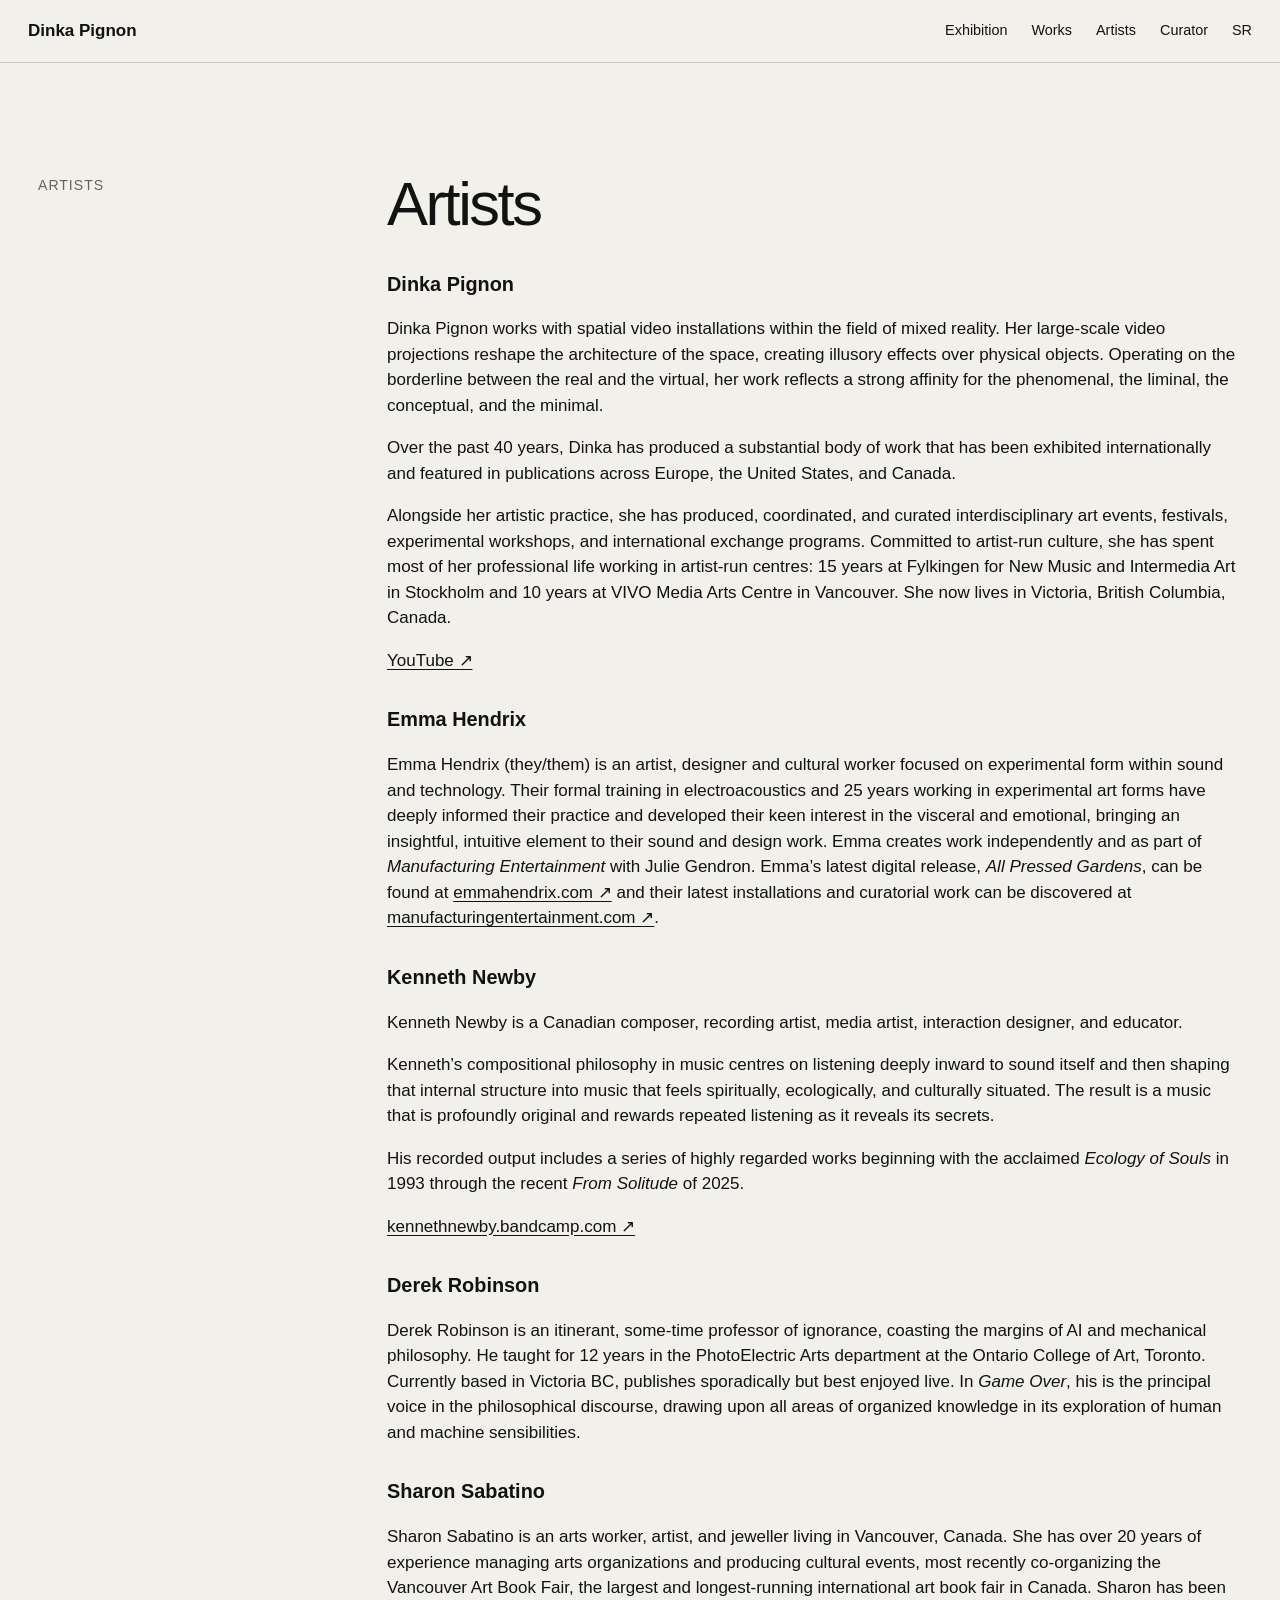
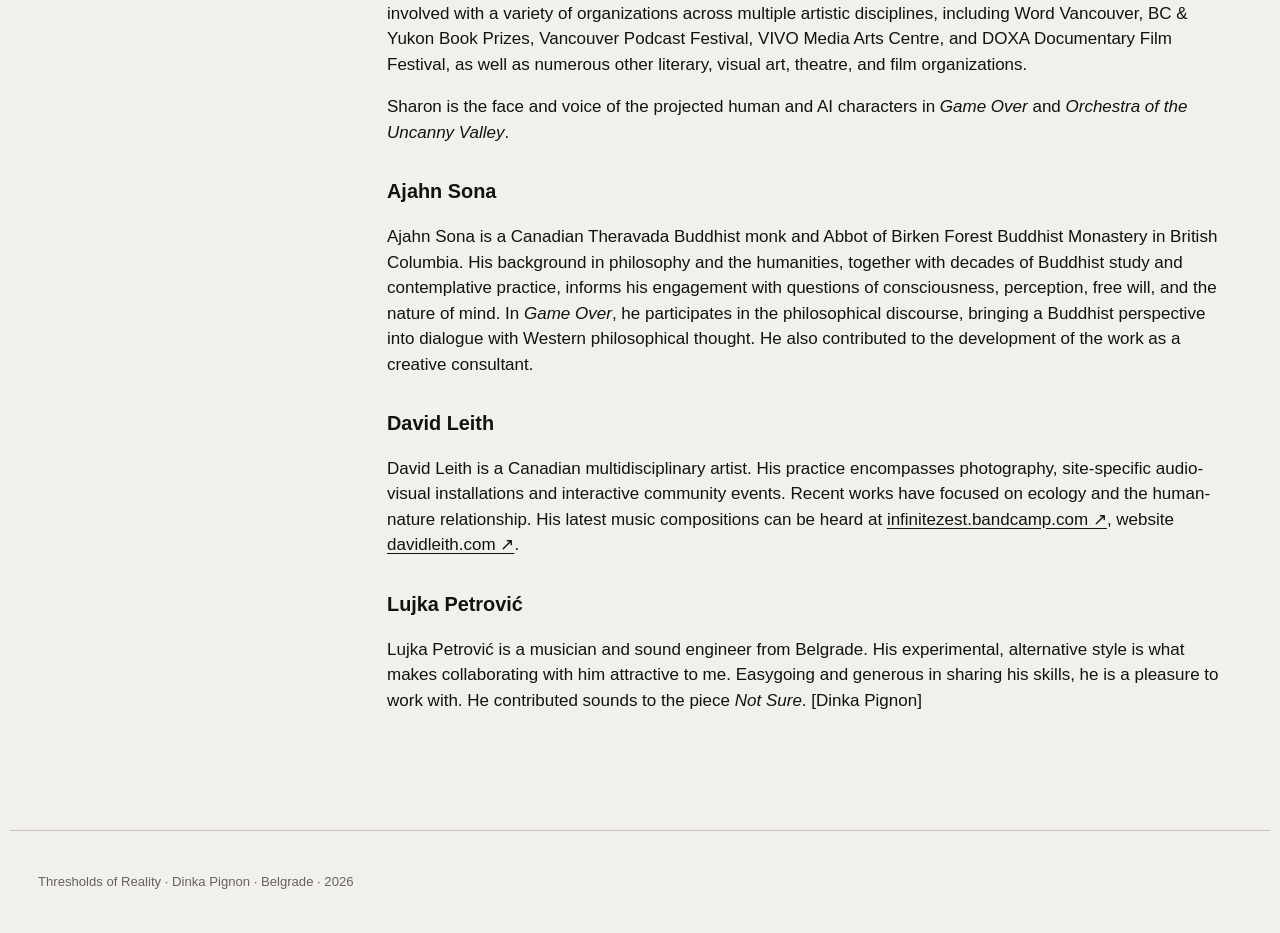
<file: artists.html>
<!DOCTYPE html>

<html lang="en">
<head>
<meta charset="utf-8"/>
<meta content="width=device-width, initial-scale=1" name="viewport"/>
<meta content="Thresholds of Reality — retrospective exhibition by Dinka Pignon, September 10–October 1, 2026, Heritage House / Kuća Legata, Belgrade." name="description"/>
<title>Thresholds of Reality — Dinka Pignon</title>
<link href="styles.css" rel="stylesheet"/>

<style>
html { scroll-behavior: auto !important; }
#exhibition, #works, #artists, #curator { scroll-margin-top: 72px; }
</style>

</head>
<body id="top">
<header class="site-header">
<a class="name" href="index.html#top">Dinka Pignon</a>
<nav aria-label="Main navigation">
<a href="index.html#top">Exhibition</a>
<a href="index.html#works">Works</a>
<a href="artists.html">Artists</a>
<a href="curator.html">Curator</a>
<a class="lang-link" href="umetnici.html" lang="sr">SR</a></nav>
</header>
<main>
<section class="section about" id="artists" style="padding-top:7rem;">
<div class="section-label">Artists</div>
<div class="section-body">
<h2>Artists</h2>
<div class="collaborator">
<h3>Dinka Pignon</h3>
<p>Dinka Pignon works with spatial video installations within the field of mixed reality. Her large-scale video projections reshape the architecture of the space, creating illusory effects over physical objects. Operating on the borderline between the real and the virtual, her work reflects a strong affinity for the phenomenal, the liminal, the conceptual, and the minimal.</p>
<p>Over the past 40 years, Dinka has produced a substantial body of work that has been exhibited internationally and featured in publications across Europe, the United States, and Canada.</p>
<p>Alongside her artistic practice, she has produced, coordinated, and curated interdisciplinary art events, festivals, experimental workshops, and international exchange programs. Committed to artist-run culture, she has spent most of her professional life working in artist-run centres: 15 years at Fylkingen for New Music and Intermedia Art in Stockholm and 10 years at VIVO Media Arts Centre in Vancouver. She now lives in Victoria, British Columbia, Canada.</p>
<p><a href="https://www.youtube.com/user/dinkapignon" rel="noopener" target="_blank">YouTube ↗</a></p>
</div>
<div class="collaborator">
<h3>Emma Hendrix</h3>
<p>Emma Hendrix (they/them) is an artist, designer and cultural worker focused on experimental form within sound and technology. Their formal training in electroacoustics and 25 years working in experimental art forms have deeply informed their practice and developed their keen interest in the visceral and emotional, bringing an insightful, intuitive element to their sound and design work. Emma creates work independently and as part of <em>Manufacturing Entertainment</em> with Julie Gendron. Emma’s latest digital release, <em>All Pressed Gardens</em>, can be found at <a href="http://emmahendrix.com/" rel="noopener" target="_blank">emmahendrix.com ↗</a> and their latest installations and curatorial work can be discovered at <a href="http://manufacturingentertainment.com/" rel="noopener" target="_blank">manufacturingentertainment.com ↗</a>.</p>
</div>
<div class="collaborator">
<h3>Kenneth Newby</h3>
<p>Kenneth Newby is a Canadian composer, recording artist, media artist, interaction designer, and educator.</p>
<p>Kenneth’s compositional philosophy in music centres on listening deeply inward to sound itself and then shaping that internal structure into music that feels spiritually, ecologically, and culturally situated. The result is a music that is profoundly original and rewards repeated listening as it reveals its secrets.</p>
<p>His recorded output includes a series of highly regarded works beginning with the acclaimed <em>Ecology of Souls</em> in 1993 through the recent <em>From Solitude</em> of 2025.</p>
<p><a href="https://kennethnewby.bandcamp.com" rel="noopener" target="_blank">kennethnewby.bandcamp.com ↗</a></p>
</div>
<div class="collaborator">
<h3>Derek Robinson</h3>
<p>Derek Robinson is an itinerant, some-time professor of ignorance, coasting the margins of AI and mechanical philosophy. He taught for 12 years in the PhotoElectric Arts department at the Ontario College of Art, Toronto. Currently based in Victoria BC, publishes sporadically but best enjoyed live. In <em>Game Over</em>, his is the principal voice in the philosophical discourse, drawing upon all areas of organized knowledge in its exploration of human and machine sensibilities.</p>
</div>
<div class="collaborator">
<h3>Sharon Sabatino</h3>
<p>Sharon Sabatino is an arts worker, artist, and jeweller living in Vancouver, Canada. She has over 20 years of experience managing arts organizations and producing cultural events, most recently co-organizing the Vancouver Art Book Fair, the largest and longest-running international art book fair in Canada. Sharon has been involved with a variety of organizations across multiple artistic disciplines, including Word Vancouver, BC &amp; Yukon Book Prizes, Vancouver Podcast Festival, VIVO Media Arts Centre, and DOXA Documentary Film Festival, as well as numerous other literary, visual art, theatre, and film organizations.</p>
<p>Sharon is the face and voice of the projected human and AI characters in <em>Game Over</em> and <em>Orchestra of the Uncanny Valley</em>.</p>
</div>
<div class="collaborator">
<h3>Ajahn Sona</h3>
<p>Ajahn Sona is a Canadian Theravada Buddhist monk and Abbot of Birken Forest Buddhist Monastery in British Columbia. His background in philosophy and the humanities, together with decades of Buddhist study and contemplative practice, informs his engagement with questions of consciousness, perception, free will, and the nature of mind. In <em>Game Over</em>, he participates in the philosophical discourse, bringing a Buddhist perspective into dialogue with Western philosophical thought. He also contributed to the development of the work as a creative consultant.</p>
</div>
<div class="collaborator">
<h3>David Leith</h3>
<p>David Leith is a Canadian multidisciplinary artist. His practice encompasses photography, site-specific audio-visual installations and interactive community events. Recent works have focused on ecology and the human-nature relationship. His latest music compositions can be heard at <a href="https://infinitezest.bandcamp.com/" rel="noopener" target="_blank">infinitezest.bandcamp.com ↗</a>, website <a href="https://davidleith.com" rel="noopener" target="_blank">davidleith.com ↗</a>.</p>
</div>
<div class="collaborator">
<h3>Lujka Petrović</h3>
<p>Lujka Petrović is a musician and sound engineer from Belgrade. His experimental, alternative style is what makes collaborating with him attractive to me. Easygoing and generous in sharing his skills, he is a pleasure to work with. He contributed sounds to the piece <em>Not Sure</em>. [Dinka Pignon]</p>
</div>
</div>
</section>

</main>
<footer>
<p>Thresholds of Reality · Dinka Pignon · Belgrade · 2026</p>
</footer>

</body>
</html>
</file>
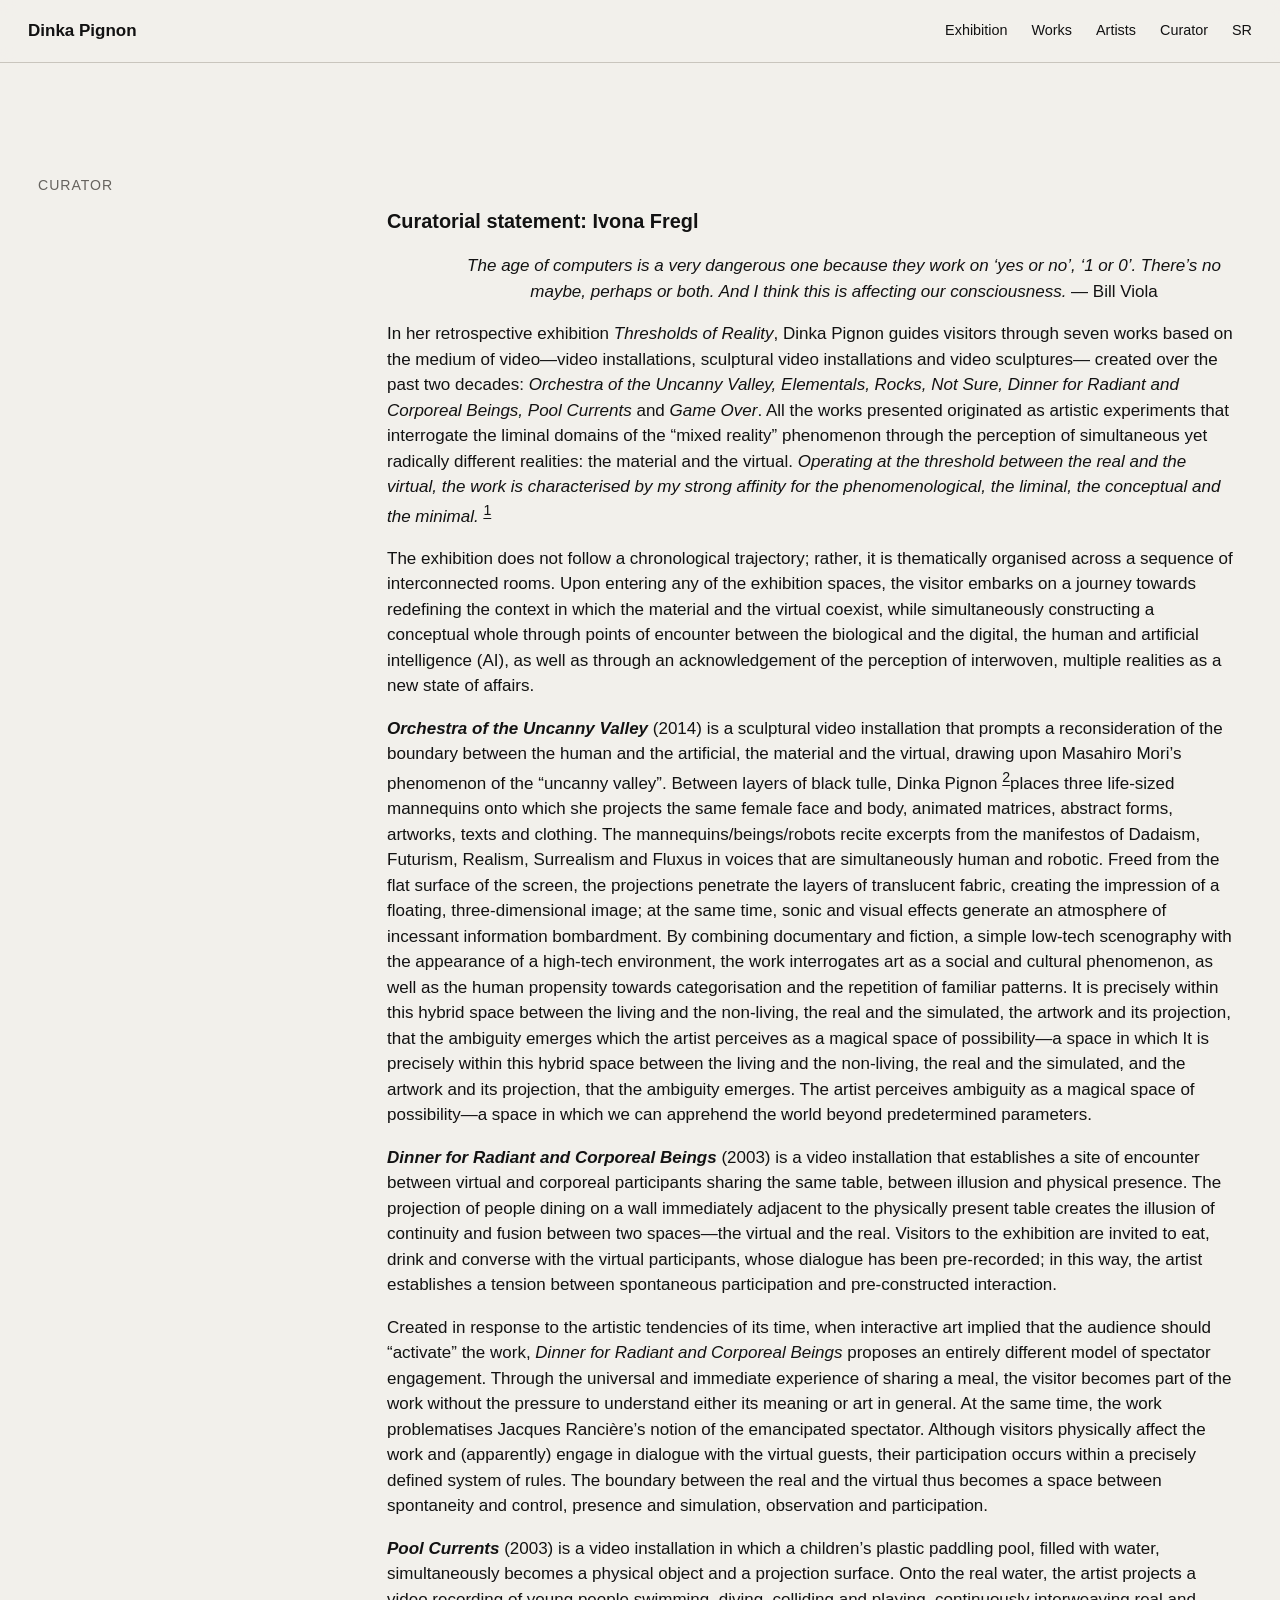
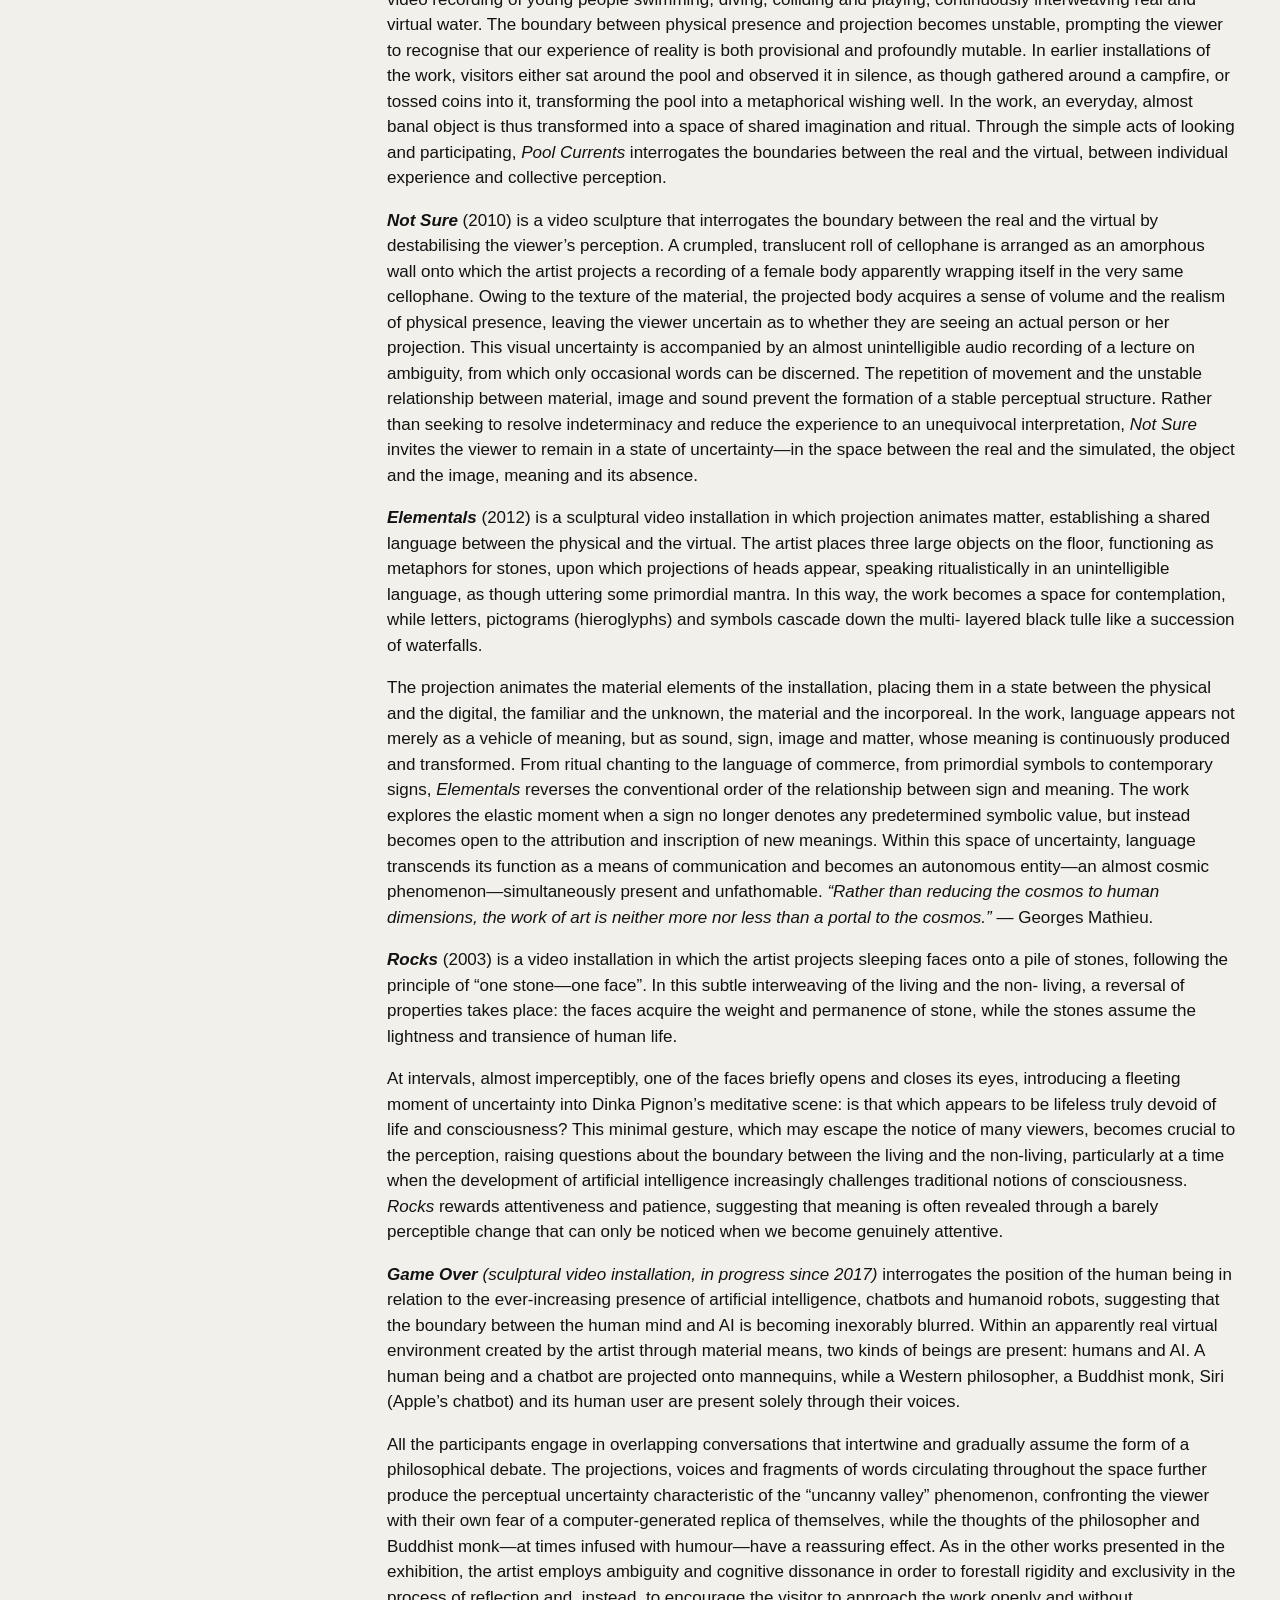
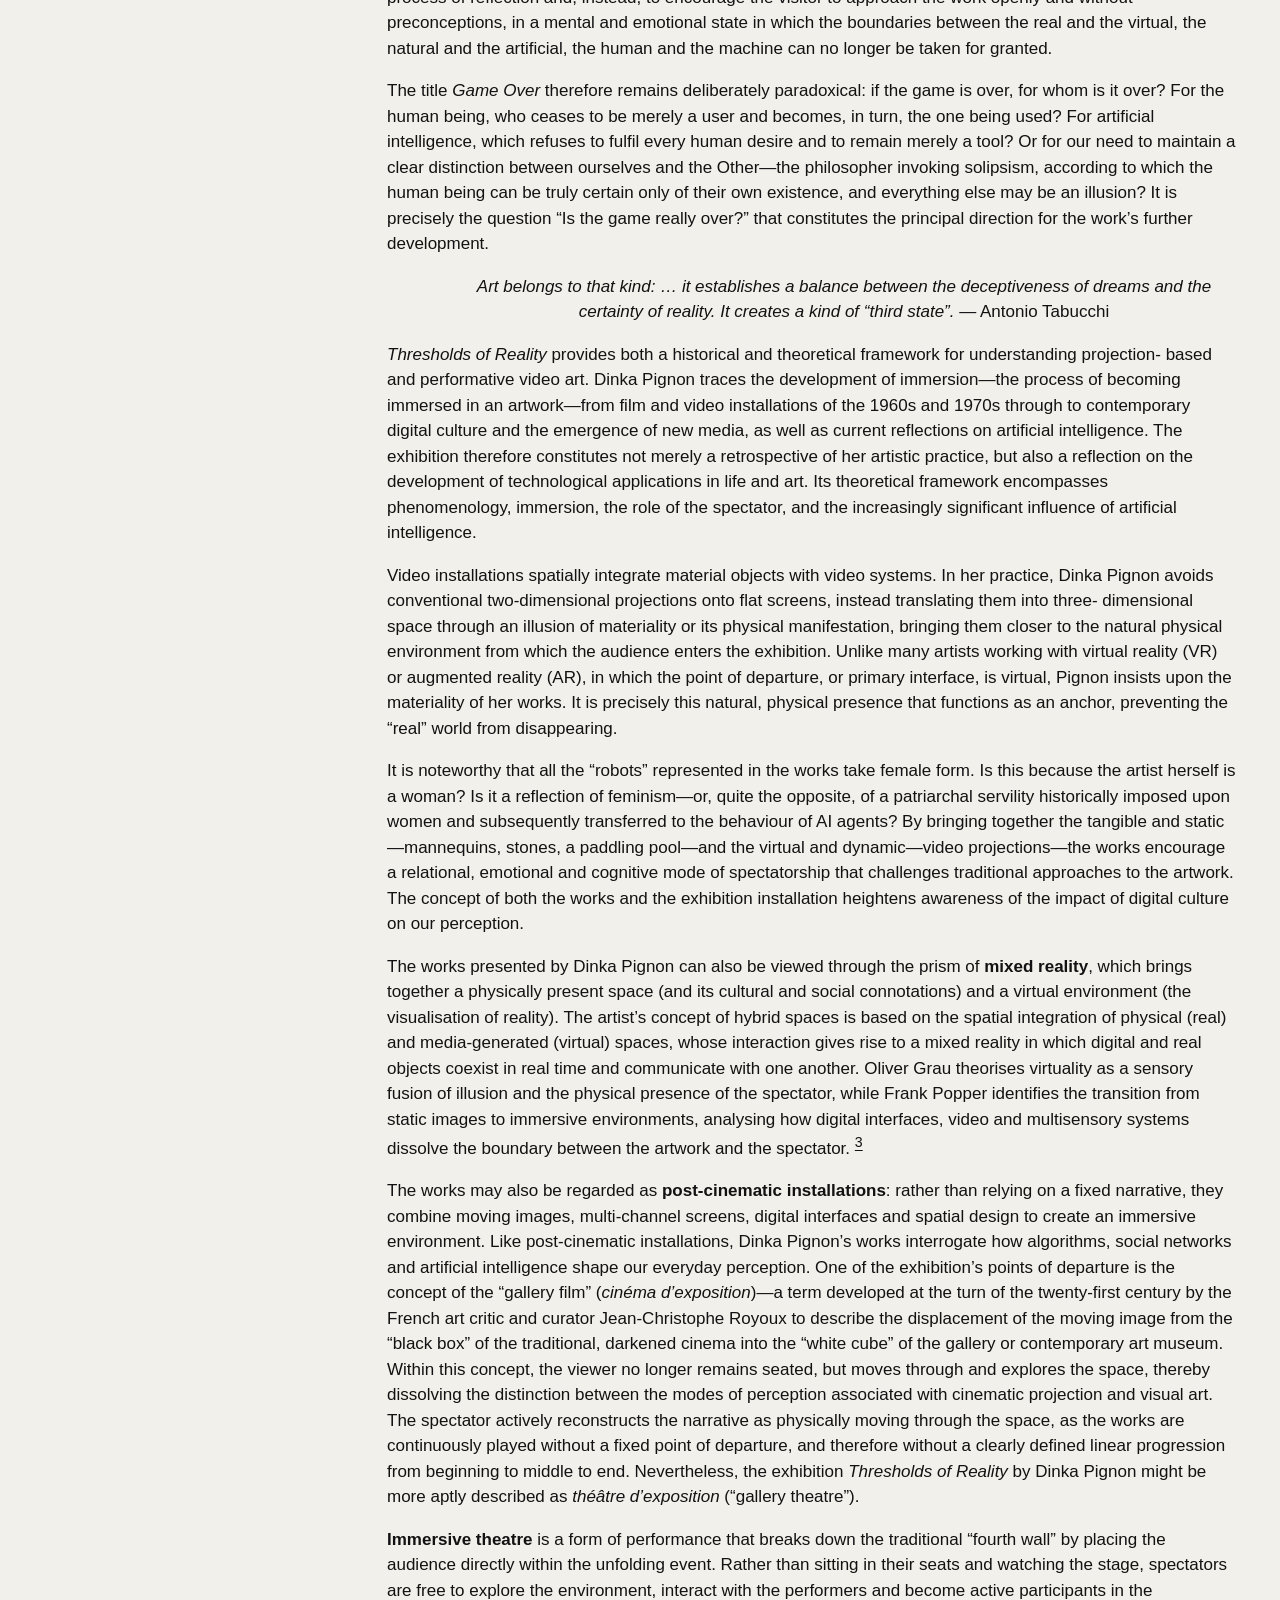
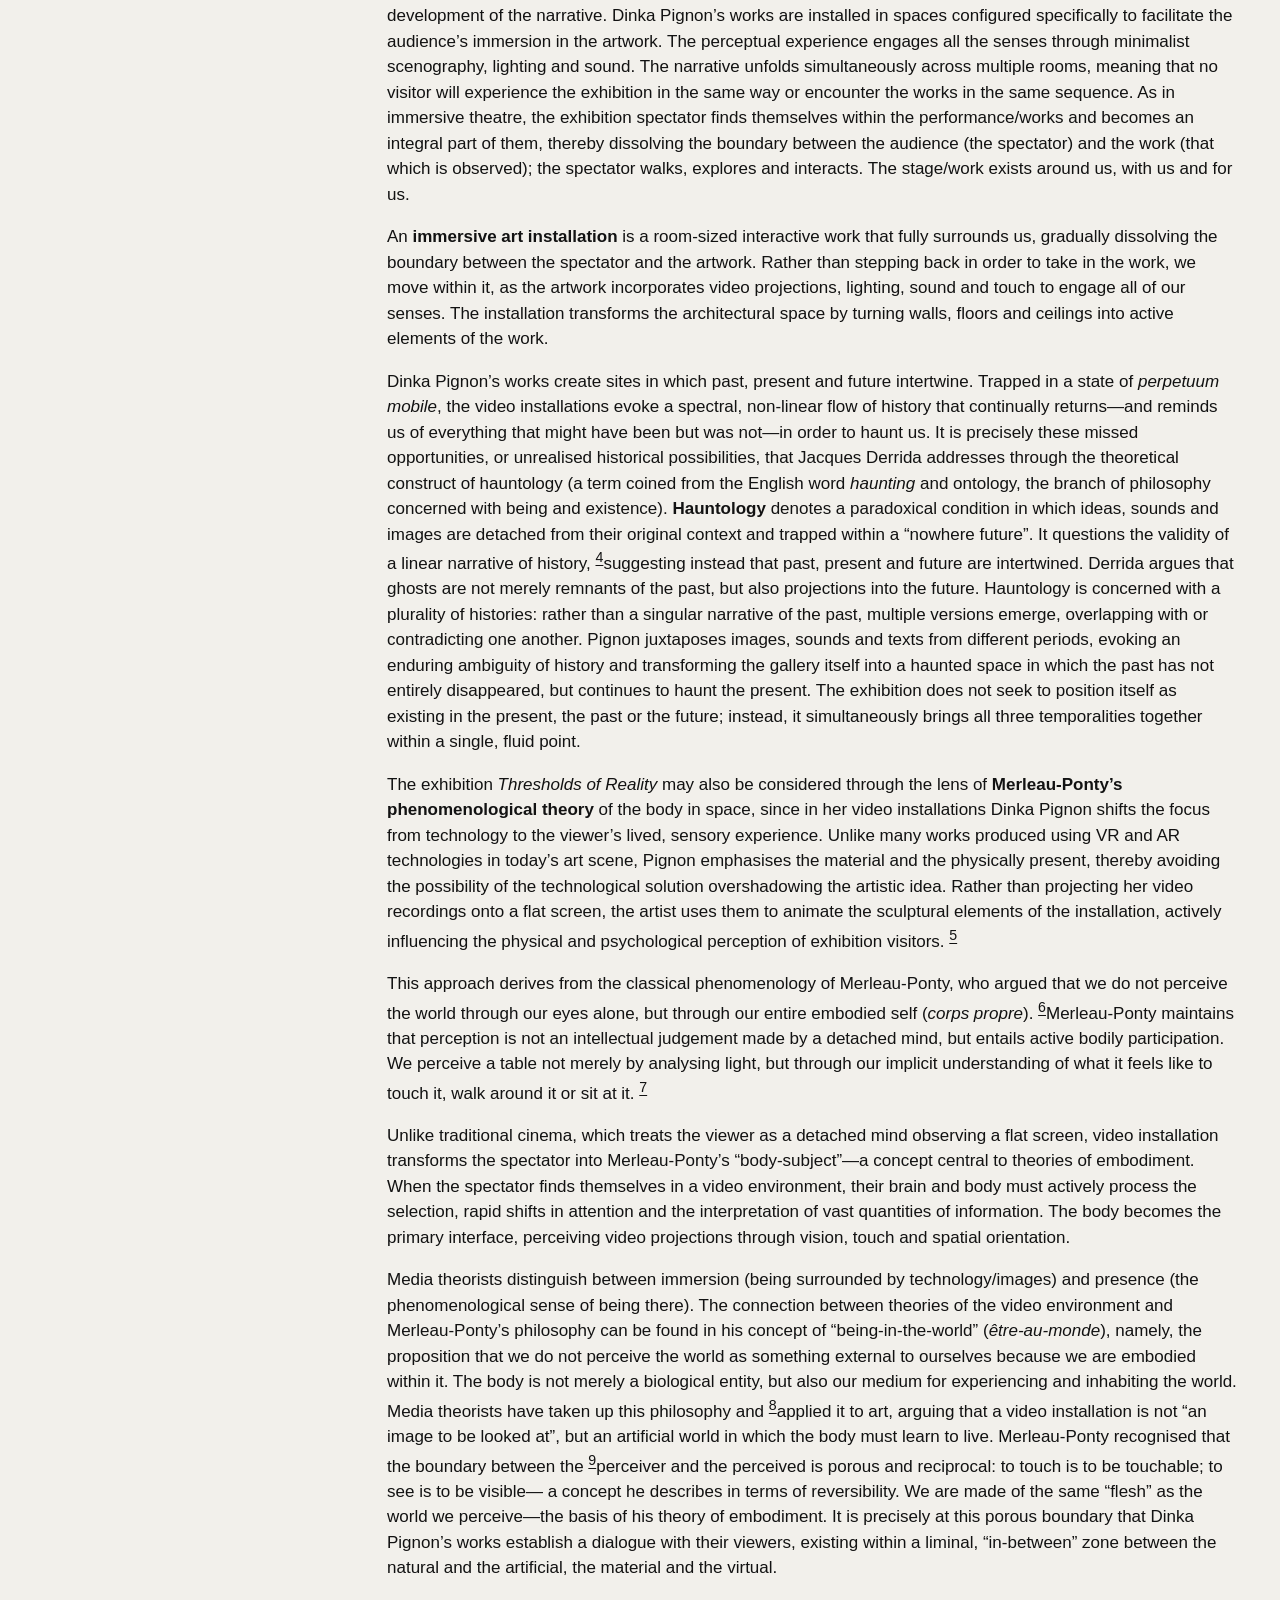
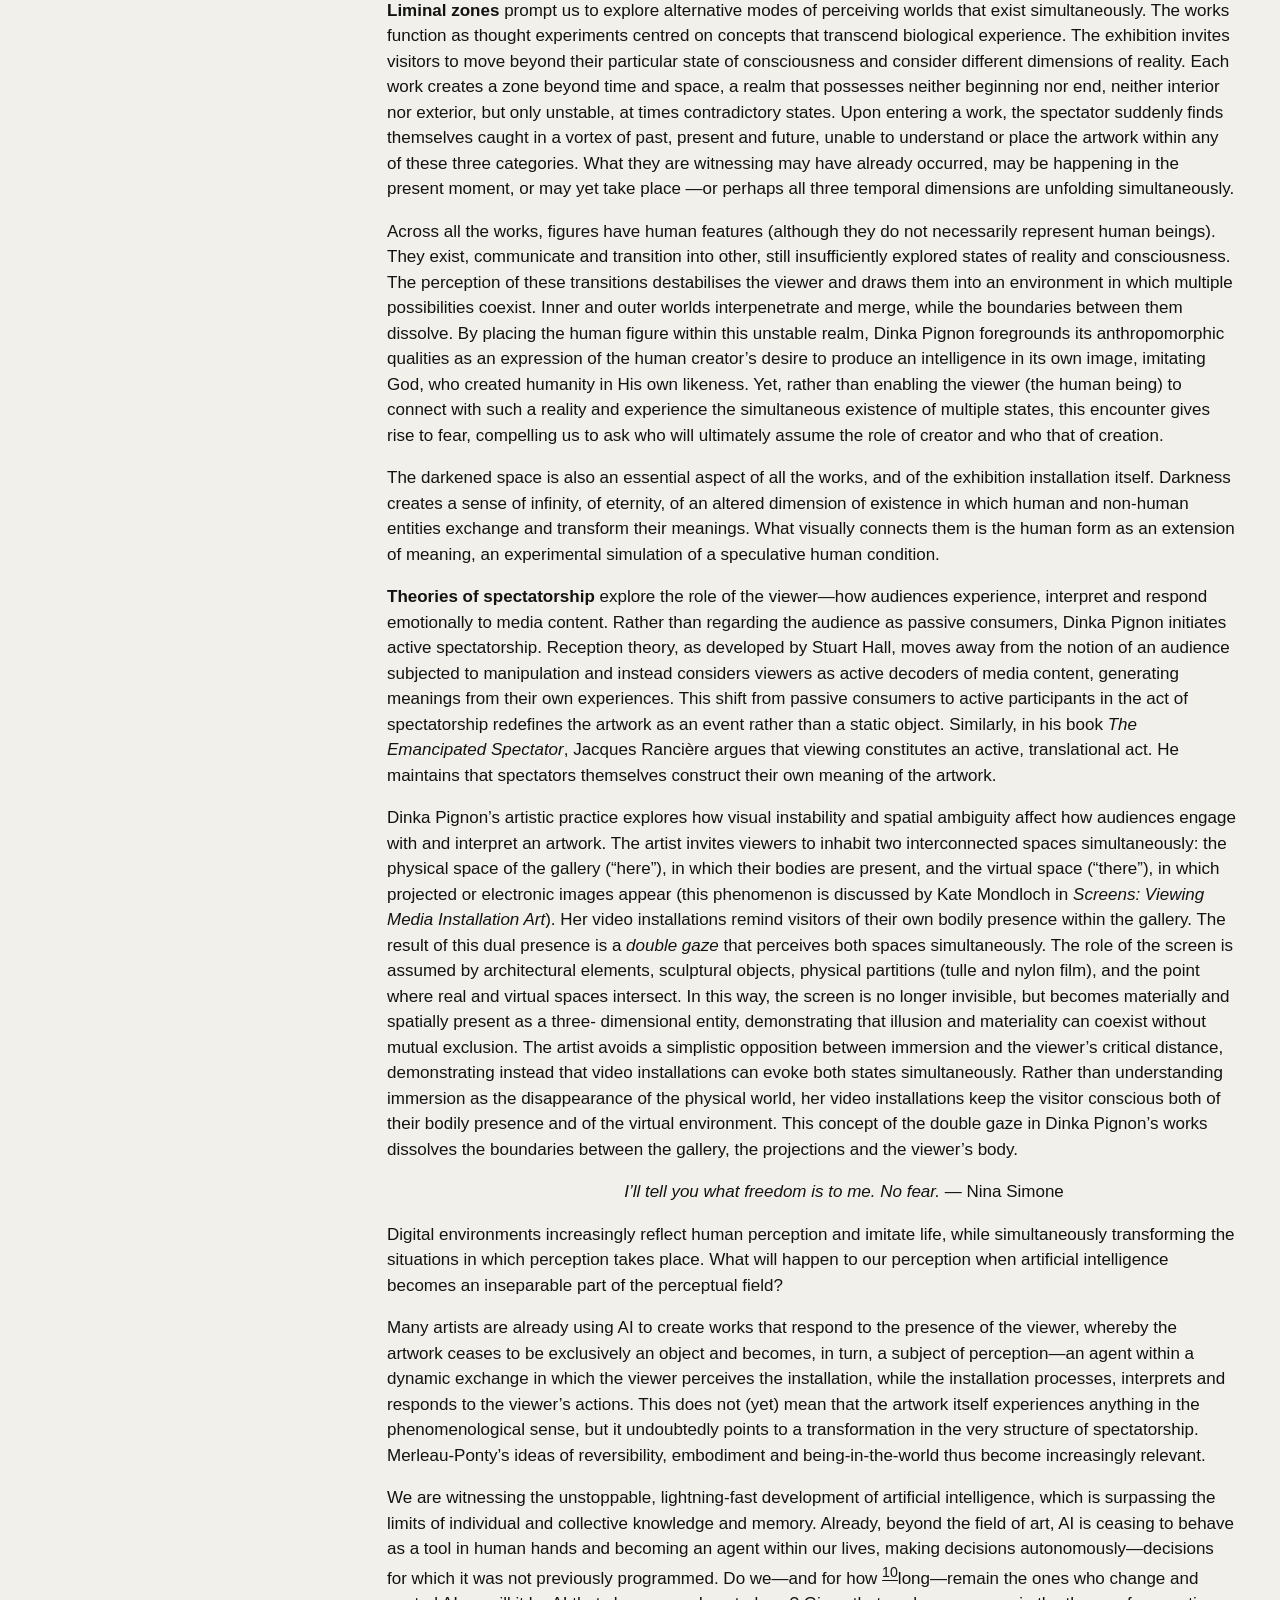
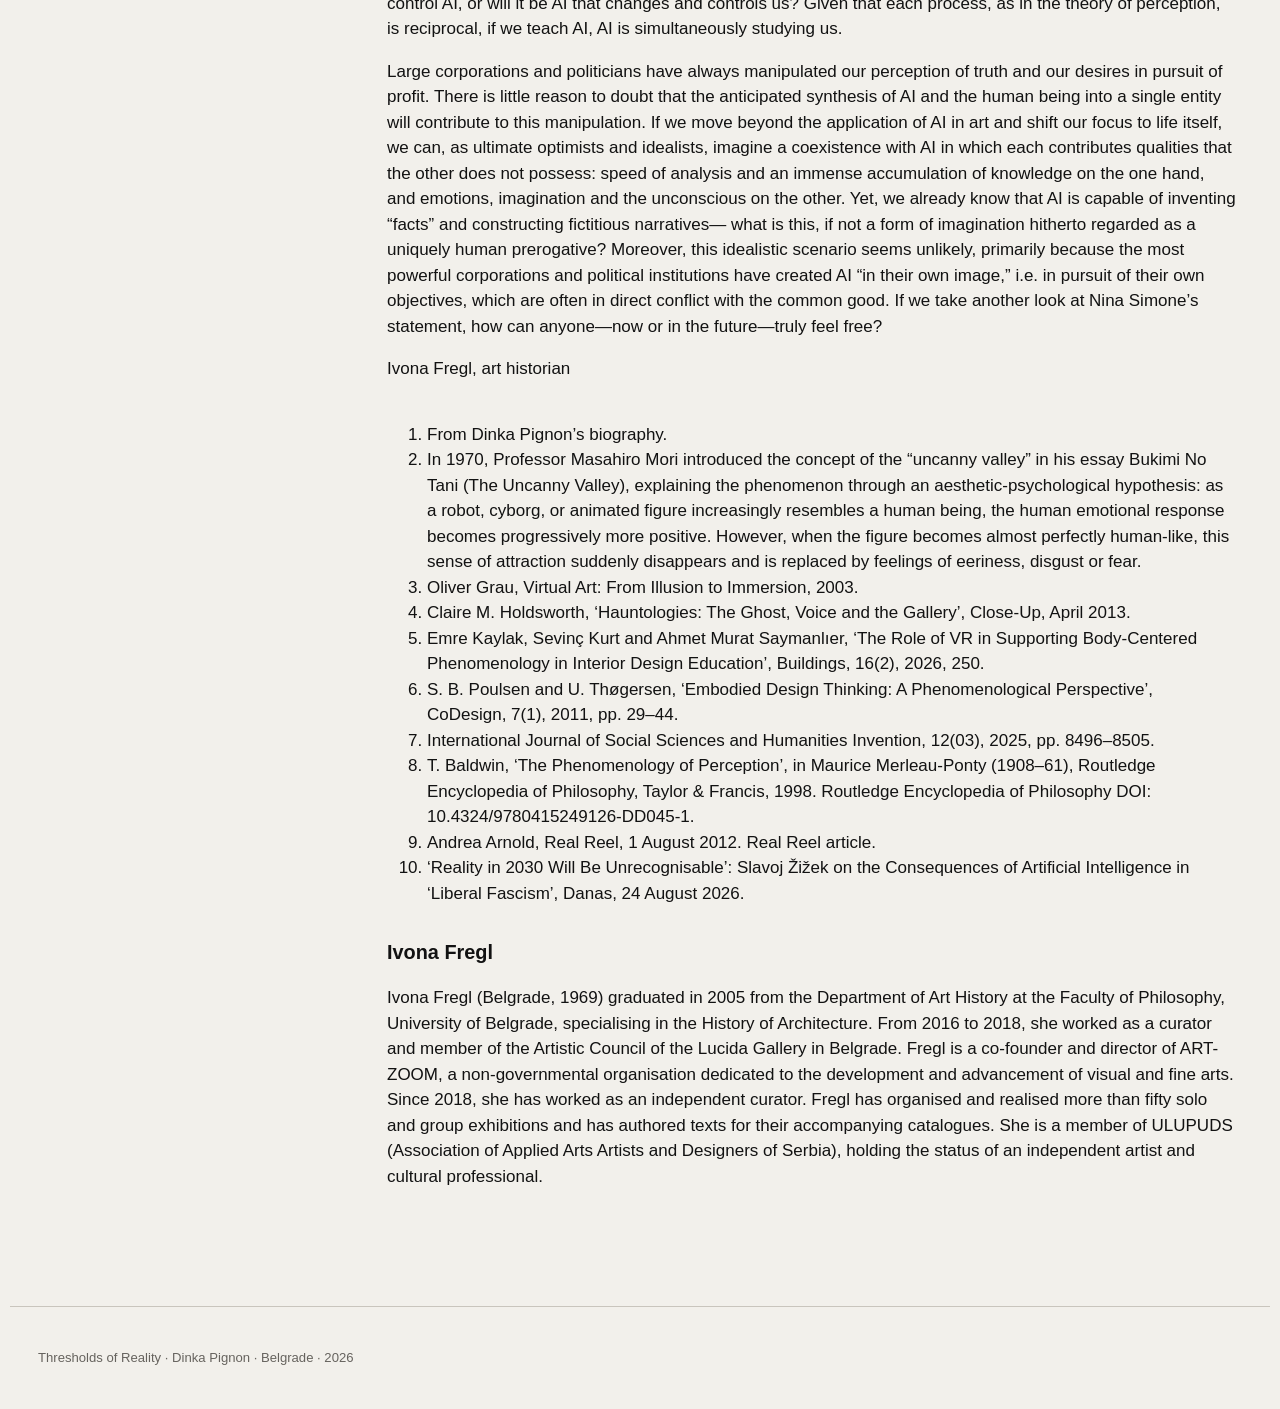
<file: curator.html>
<!DOCTYPE html>

<html lang="en">
<head>
<meta charset="utf-8"/>
<meta content="width=device-width, initial-scale=1" name="viewport"/>
<meta content="Thresholds of Reality — retrospective exhibition by Dinka Pignon, September 10–October 1, 2026, Heritage House / Kuća Legata, Belgrade." name="description"/>
<title>Thresholds of Reality — Dinka Pignon</title>
<link href="styles.css" rel="stylesheet"/>
<style>
html { scroll-behavior: auto !important; }
#exhibition, #works, #artists, #curator { scroll-margin-top: 72px; }

.curator-quote { text-align: center; margin-left: 4rem; }
</style>
</head>
<body id="top">
<header class="site-header">
<a class="name" href="index.html#top">Dinka Pignon</a>
<nav aria-label="Main navigation">
<a href="index.html#top">Exhibition</a>
<a href="index.html#works">Works</a>
<a href="artists.html">Artists</a>
<a href="curator.html">Curator</a>
<a class="lang-link" href="kustos.html" lang="sr">SR</a>
</nav>
</header>
<main>
<section class="section about" id="curator" style="padding-top:7rem;">
<div class="section-label">Curator</div>
<div class="section-body">
<div class="collaborator">
<h3>Curatorial statement: Ivona Fregl</h3><p class="curator-quote"><em>The age of computers is a very dangerous one because they work on ‘yes or no’, ‘1 or 0’. There’s no </em> <em>maybe, perhaps or both. And I think this is affecting our consciousness.</em> — Bill Viola<em> </em></p>
<p>In her retrospective exhibition <em>Thresholds of Reality</em>,<em> </em>Dinka Pignon guides visitors through seven works based on the medium of video—video installations, sculptural video installations and video sculptures— created over the past two decades: <em>Orchestra of the Uncanny Valley, Elementals, Rocks, Not Sure, Dinner </em><em>for Radiant and Corporeal Beings, Pool Currents</em> and <em>Game Over</em>. All the works presented originated as artistic experiments that interrogate the liminal domains of the “mixed reality” phenomenon through the perception of simultaneous yet radically different realities: the material and the virtual. <em>Operating at </em><em>the threshold between the real and the virtual, the work is characterised by my strong affinity for the </em><em>phenomenological, the liminal, the conceptual and the minimal.</em> <sup class="fn-ref"><a href="#note-1">1</a></sup></p>
<p>The exhibition does not follow a chronological trajectory; rather, it is thematically organised across a sequence of interconnected rooms. Upon entering any of the exhibition spaces, the visitor embarks on a journey towards redefining the context in which the material and the virtual coexist, while simultaneously constructing a conceptual whole through points of encounter between the biological and the digital, the human and artificial intelligence (AI), as well as through an acknowledgement of the perception of interwoven, multiple realities as a new state of affairs.</p>
<p><strong><em>Orchestra of the Uncanny Valley</em></strong> (2014) is a sculptural video installation that prompts a reconsideration of the boundary between the human and the artificial, the material and the virtual, drawing upon Masahiro Mori’s phenomenon of the “uncanny valley”.<strong> </strong>Between layers of black tulle, Dinka Pignon <sup class="fn-ref"><a href="#note-2">2</a></sup>places three life-sized mannequins onto which she projects the same female face and body, animated matrices, abstract forms, artworks, texts and clothing. The mannequins/beings/robots recite excerpts from the manifestos of Dadaism, Futurism, Realism, Surrealism and Fluxus in voices that are simultaneously human and robotic. Freed from the flat surface of the screen, the projections penetrate the layers of translucent fabric, creating the impression of a floating, three-dimensional image; at the same time, sonic and visual effects generate an atmosphere of incessant information bombardment.<strong> </strong>By combining documentary and fiction, a simple low-tech scenography with the appearance of a high-tech environment, the work interrogates art as a social and cultural phenomenon, as well as the human propensity towards categorisation and the repetition of familiar patterns. It is precisely within this hybrid space between the living and the non-living, the real and the simulated, the artwork and its projection, that the ambiguity emerges which the artist perceives as a magical space of possibility—a space in which It is precisely within this hybrid space between the living and the non-living, the real and the simulated, and the artwork and its projection, that the ambiguity emerges. The artist perceives ambiguity as a magical space of possibility—a space in which we can apprehend the world beyond predetermined parameters.</p>
<p><strong><em>Dinner for Radiant and Corporeal Beings</em></strong><strong> </strong>(2003) is a video installation that establishes a site of encounter between virtual and corporeal participants sharing the same table, between illusion and physical presence. The projection of people dining on a wall immediately adjacent to the physically present table creates the illusion of continuity and fusion between two spaces—the virtual and the real. Visitors to the exhibition are invited to eat, drink and converse with the virtual participants, whose dialogue has been pre-recorded; in this way, the artist establishes a tension between spontaneous participation and pre-constructed interaction.<strong> </strong></p>
<p>Created in response to the artistic tendencies of its time, when interactive art implied that the audience should “activate” the work, <em>Dinner for Radiant and Corporeal Beings</em> proposes an entirely different model of spectator engagement. Through the universal and immediate experience of sharing a meal, the visitor becomes part of the work without the pressure to understand either its meaning or art in general. At the same time, the work problematises Jacques Rancière’s notion of the emancipated spectator. Although visitors physically affect the work and (apparently) engage in dialogue with the virtual guests, their participation occurs within a precisely defined system of rules. The boundary between the real and the virtual thus becomes a space between spontaneity and control, presence and simulation, observation and participation.</p>
<p><strong><em>Pool Currents</em></strong><strong> </strong>(2003) is a video installation in which a children’s plastic paddling pool, filled with water, simultaneously becomes a physical object and a projection surface. Onto the real water, the artist projects a video recording of young people swimming, diving, colliding and playing, continuously interweaving real and virtual water. The boundary between physical presence and projection becomes unstable, prompting the viewer to recognise that our experience of reality is both provisional and profoundly mutable.<strong> </strong>In earlier installations of the work, visitors either sat around the pool and observed it in silence, as though gathered around a campfire, or tossed coins into it, transforming the pool into a metaphorical wishing well. In the work, an everyday, almost banal object is thus transformed into a space of shared imagination and ritual.<strong> </strong>Through the simple acts of looking and participating, <em>Pool </em><em>Currents</em> interrogates the boundaries between the real and the virtual, between individual experience and collective perception.<strong> </strong></p>
<p><strong><em>Not Sure</em></strong><strong> </strong>(2010) is a video sculpture that interrogates the boundary between the real and the virtual by destabilising the viewer’s perception. A crumpled, translucent roll of cellophane is arranged as an amorphous wall onto which the artist projects a recording of a female body apparently wrapping itself in the very same cellophane. Owing to the texture of the material, the projected body acquires a sense of volume and the realism of physical presence, leaving the viewer uncertain as to whether they are seeing an actual person or her projection.<strong> </strong>This visual uncertainty is accompanied by an almost unintelligible audio recording of a lecture on ambiguity, from which only occasional words can be discerned. The repetition of movement and the unstable relationship between material, image and sound prevent the formation of a stable perceptual structure. Rather than seeking to resolve indeterminacy and reduce the experience to an unequivocal interpretation, <em>Not Sure</em> invites the viewer to remain in a state of uncertainty—in the space between the real and the simulated, the object and the image, meaning and its absence. <strong> </strong></p>
<p><strong><em>Elementals</em></strong> (2012) is a sculptural video installation in which projection animates matter, establishing a shared language between the physical and the virtual. The artist places three large objects on the floor, functioning as metaphors for stones, upon which projections of heads appear, speaking ritualistically in an unintelligible language, as though uttering some primordial mantra. In this way, the work becomes a space for contemplation, while letters, pictograms (hieroglyphs) and symbols cascade down the multi- layered black tulle like a succession of waterfalls.<strong> </strong></p>
<p>The projection animates the material elements of the installation, placing them in a state between the physical and the digital, the familiar and the unknown, the material and the incorporeal. In the work, language appears not merely as a vehicle of meaning, but as sound, sign, image and matter, whose meaning is continuously produced and transformed. From ritual chanting to the language of commerce, from primordial symbols to contemporary signs, <em>Elementals</em> reverses the conventional order of the relationship between sign and meaning. The work explores the elastic moment when a sign no longer denotes any predetermined symbolic value, but instead becomes open to the attribution and inscription of new meanings. Within this space of uncertainty, language transcends its function as a means of communication and becomes an autonomous entity—an almost cosmic phenomenon—simultaneously present and unfathomable. <em>“Rather than reducing the cosmos to human dimensions, the work of art is </em><em>neither more nor less than a portal to the cosmos.”</em> — Georges Mathieu.</p>
<p><strong><em>Rocks</em></strong><strong> </strong>(2003)<strong> </strong>is a video installation in which the artist projects sleeping faces onto a pile of stones, following the principle of “one stone—one face”. In this subtle interweaving of the living and the non- living, a reversal of properties takes place: the faces acquire the weight and permanence of stone, while the stones assume the lightness and transience of human life.<strong> </strong></p>
<p>At intervals, almost imperceptibly, one of the faces briefly opens and closes its eyes, introducing a fleeting moment of uncertainty into Dinka Pignon’s meditative scene: is that which appears to be lifeless truly devoid of life and consciousness? This minimal gesture, which may escape the notice of many viewers, becomes crucial to the perception, raising questions about the boundary between the living and the non-living, particularly at a time when the development of artificial intelligence increasingly challenges traditional notions of consciousness. <em>Rocks</em> rewards attentiveness and patience, suggesting that meaning is often revealed through a barely perceptible change that can only be noticed when we become genuinely attentive.<strong> </strong></p>
<p><strong><em>Game Over</em></strong><strong> </strong><em>(sculptural video installation, in progress since 2017)</em> interrogates the position of the human being in relation to the ever-increasing presence of artificial intelligence, chatbots and humanoid robots, suggesting that the boundary between the human mind and AI is becoming inexorably blurred. Within an apparently real virtual environment created by the artist through material means, two kinds of beings are present: humans and AI. A human being and a chatbot are projected onto mannequins, while a Western philosopher, a Buddhist monk, Siri (Apple’s chatbot) and its human user are present solely through their voices.<strong> </strong></p>
<p>All the participants engage in overlapping conversations that intertwine and gradually assume the form of a philosophical debate. The projections, voices and fragments of words circulating throughout the space further produce the perceptual uncertainty characteristic of the “uncanny valley” phenomenon, confronting the viewer with their own fear of a computer-generated replica of themselves, while the thoughts of the philosopher and Buddhist monk—at times infused with humour—have a reassuring effect. As in the other works presented in the exhibition, the artist employs ambiguity and cognitive dissonance in order to forestall rigidity and exclusivity in the process of reflection and, instead, to encourage the visitor to approach the work openly and without preconceptions, in a mental and emotional state in which the boundaries between the real and the virtual, the natural and the artificial, the human and the machine can no longer be taken for granted.</p>
<p>The title <em>Game Over</em> therefore remains deliberately paradoxical: if the game is over, for whom is it over? For the human being, who ceases to be merely a user and becomes, in turn, the one being used? For artificial intelligence, which refuses to fulfil every human desire and to remain merely a tool? Or for our need to maintain a clear distinction between ourselves and the Other—the philosopher invoking solipsism, according to which the human being can be truly certain only of their own existence, and everything else may be an illusion? It is precisely the question “Is the game really over?” that constitutes the principal direction for the work’s further development.</p>
<p class="curator-quote"><em>Art belongs to that kind: … it establishes a balance between the deceptiveness of dreams and the </em> <em>certainty of reality. It creates a kind of “third state”.</em> — Antonio Tabucchi</p>
<p><em>Thresholds of Reality</em> provides both a historical and theoretical framework for understanding projection- based and performative video art. Dinka Pignon traces the development of immersion—the process of becoming immersed in an artwork—from film and video installations of the 1960s and 1970s through to contemporary digital culture and the emergence of new media, as well as current reflections on artificial intelligence. The exhibition therefore constitutes not merely a retrospective of her artistic practice, but also a reflection on the development of technological applications in life and art. Its theoretical framework encompasses phenomenology, immersion, the role of the spectator, and the increasingly significant influence of artificial intelligence.</p>
<p>Video installations spatially integrate material objects with video systems. In her practice, Dinka Pignon avoids conventional two-dimensional projections onto flat screens, instead translating them into three- dimensional space through an illusion of materiality or its physical manifestation, bringing them closer to the natural physical environment from which the audience enters the exhibition. Unlike many artists working with virtual reality (VR) or augmented reality (AR), in which the point of departure, or primary interface, is virtual, Pignon insists upon the materiality of her works. It is precisely this natural, physical presence that functions as an anchor, preventing the “real” world from disappearing.</p>
<p>It is noteworthy that all the “robots” represented in the works take female form. Is this because the artist herself is a woman? Is it a reflection of feminism—or, quite the opposite, of a patriarchal servility historically imposed upon women and subsequently transferred to the behaviour of AI agents? By bringing together the tangible and static—mannequins, stones, a paddling pool—and the virtual and dynamic—video projections—the works encourage a relational, emotional and cognitive mode of spectatorship that challenges traditional approaches to the artwork. The concept of both the works and the exhibition installation heightens awareness of the impact of digital culture on our perception.</p>
<p>The works presented by Dinka Pignon can also be viewed through the prism of <strong>mixed reality</strong>, which brings together a physically present space (and its cultural and social connotations) and a virtual environment (the visualisation of reality). The artist’s concept of hybrid spaces is based on the spatial integration of physical (real) and media-generated (virtual) spaces, whose interaction gives rise to a mixed reality in which digital and real objects coexist in real time and communicate with one another. Oliver Grau theorises virtuality as a sensory fusion of illusion and the physical presence of the spectator, while Frank Popper identifies the transition from static images to immersive environments, analysing how digital interfaces, video and multisensory systems dissolve the boundary between the artwork and the spectator. <sup class="fn-ref"><a href="#note-3">3</a></sup></p>
<p>The works may also be regarded as <strong>post-cinematic installations</strong>: rather than relying on a fixed narrative, they combine moving images, multi-channel screens, digital interfaces and spatial design to create an immersive environment. Like post-cinematic installations, Dinka Pignon’s works interrogate how algorithms, social networks and artificial intelligence shape our everyday perception. One of the exhibition’s points of departure is the concept of the “gallery film” (<em>cinéma d’exposition</em>)—a term developed at the turn of the twenty-first century by the French art critic and curator Jean-Christophe Royoux to describe the displacement of the moving image from the “black box” of the traditional, darkened cinema into the “white cube” of the gallery or contemporary art museum. Within this concept, the viewer no longer remains seated, but moves through and explores the space, thereby dissolving the distinction between the modes of perception associated with cinematic projection and visual art. The spectator actively reconstructs the narrative as physically moving through the space, as the works are continuously played without a fixed point of departure, and therefore without a clearly defined linear progression from beginning to middle to end. Nevertheless, the exhibition <em>Thresholds of Reality</em> by Dinka Pignon might be more aptly described as <em>théâtre d’exposition</em> (“gallery theatre”).</p>
<p><strong>Immersive theatre </strong>is a form of performance that breaks down the traditional “fourth wall” by placing the audience directly within the unfolding event. Rather than sitting in their seats and watching the stage, spectators are free to explore the environment, interact with the performers and become active participants in the development of the narrative. Dinka Pignon’s works are installed in spaces configured specifically to facilitate the audience’s immersion in the artwork. The perceptual experience engages all the senses through minimalist scenography, lighting and sound. The narrative unfolds simultaneously across multiple rooms, meaning that no visitor will experience the exhibition in the same way or encounter the works in the same sequence. As in immersive theatre, the exhibition spectator finds themselves within the performance/works and becomes an integral part of them, thereby dissolving the boundary between the audience (the spectator) and the work (that which is observed); the spectator walks, explores and interacts. The stage/work exists around us, with us and for us.</p>
<p>An <strong>immersive art installation</strong> is a room-sized interactive work that fully surrounds us, gradually dissolving the boundary between the spectator and the artwork. Rather than stepping back in order to take in the work, we move within it, as the artwork incorporates video projections, lighting, sound and touch to engage all of our senses. The installation transforms the architectural space by turning walls, floors and ceilings into active elements of the work.</p>
<p>Dinka Pignon’s works create sites in which past, present and future intertwine. Trapped in a state of <em>perpetuum mobile</em>, the video installations evoke a spectral, non-linear flow of history that continually returns—and reminds us of everything that might have been but was not—in order to haunt us. It is precisely these missed opportunities, or unrealised historical possibilities, that Jacques Derrida addresses through the theoretical construct of hauntology (a term coined from the English word <em>haunting</em> and ontology, the branch of philosophy concerned with being and existence). <strong>Hauntology</strong> denotes a paradoxical condition in which ideas, sounds and images are detached from their original context and trapped within a “nowhere future”. It questions the validity of a linear narrative of history, <sup class="fn-ref"><a href="#note-4">4</a></sup>suggesting instead that past, present and future are intertwined. Derrida argues that ghosts are not merely remnants of the past, but also projections into the future. Hauntology is concerned with a plurality of histories: rather than a singular narrative of the past, multiple versions emerge, overlapping with or contradicting one another. Pignon juxtaposes images, sounds and texts from different periods, evoking an enduring ambiguity of history and transforming the gallery itself into a haunted space in which the past has not entirely disappeared, but continues to haunt the present. The exhibition does not seek to position itself as existing in the present, the past or the future; instead, it simultaneously brings all three temporalities together within a single, fluid point.</p>
<p>The exhibition <em>Thresholds of Reality</em> may also be considered through the lens of <strong>Merleau-Ponty’s </strong><strong>phenomenological theory </strong>of the body in space, since in her video installations Dinka Pignon shifts the focus from technology to the viewer’s lived, sensory experience. Unlike many works produced using VR and AR technologies in today’s art scene, Pignon emphasises the material and the physically present, thereby avoiding the possibility of the technological solution overshadowing the artistic idea. Rather than projecting her video recordings onto a flat screen, the artist uses them to animate the sculptural elements of the installation, actively influencing the physical and psychological perception of exhibition visitors. <sup class="fn-ref"><a href="#note-5">5</a></sup></p>
<p>This approach derives from the classical phenomenology of Merleau-Ponty, who argued that we do not perceive the world through our eyes alone, but through our entire embodied self (<em>corps propre</em>). <sup class="fn-ref"><a href="#note-6">6</a></sup>Merleau-Ponty maintains that perception is not an intellectual judgement made by a detached mind, but entails active bodily participation. We perceive a table not merely by analysing light, but through our implicit understanding of what it feels like to touch it, walk around it or sit at it. <sup class="fn-ref"><a href="#note-7">7</a></sup></p>
<p>Unlike traditional cinema, which treats the viewer as a detached mind observing a flat screen, video installation transforms the spectator into Merleau-Ponty’s “body-subject”—a concept central to theories of embodiment. When the spectator finds themselves in a video environment, their brain and body must actively process the selection, rapid shifts in attention and the interpretation of vast quantities of information. The body becomes the primary interface, perceiving video projections through vision, touch and spatial orientation.</p>
<p>Media theorists distinguish between immersion (being surrounded by technology/images) and presence (the phenomenological sense of being there). The connection between theories of the video environment and Merleau-Ponty’s philosophy can be found in his concept of “being-in-the-world” (<em>être-</em><em>au-monde</em>), namely, the proposition that we do not perceive the world as something external to ourselves because we are embodied within it. The body is not merely a biological entity, but also our medium for experiencing and inhabiting the world. Media theorists have taken up this philosophy and <sup class="fn-ref"><a href="#note-8">8</a></sup>applied it to art, arguing that a video installation is not “an image to be looked at”, but an artificial world in which the body must learn to live. Merleau-Ponty recognised that the boundary between the <sup class="fn-ref"><a href="#note-9">9</a></sup>perceiver and the perceived is porous and reciprocal: to touch is to be touchable; to see is to be visible— a concept he describes in terms of reversibility. We are made of the same “flesh” as the world we perceive—the basis of his theory of embodiment. It is precisely at this porous boundary that Dinka Pignon’s works establish a dialogue with their viewers, existing within a liminal, “in-between” zone between the natural and the artificial, the material and the virtual.</p>
<p><strong>Liminal zones </strong>prompt us to explore alternative modes of perceiving worlds that exist simultaneously. The works function as thought experiments centred on concepts that transcend biological experience. The exhibition invites visitors to move beyond their particular state of consciousness and consider different dimensions of reality. Each work creates a zone beyond time and space, a realm that possesses neither beginning nor end, neither interior nor exterior, but only unstable, at times contradictory states. Upon entering a work, the spectator suddenly finds themselves caught in a vortex of past, present and future, unable to understand or place the artwork within any of these three categories. What they are witnessing may have already occurred, may be happening in the present moment, or may yet take place —or perhaps all three temporal dimensions are unfolding simultaneously.</p>
<p>Across all the works, figures have human features (although they do not necessarily represent human beings). They exist, communicate and transition into other, still insufficiently explored states of reality and consciousness. The perception of these transitions destabilises the viewer and draws them into an environment in which multiple possibilities coexist. Inner and outer worlds interpenetrate and merge, while the boundaries between them dissolve. By placing the human figure within this unstable realm, Dinka Pignon foregrounds its anthropomorphic qualities as an expression of the human creator’s desire to produce an intelligence in its own image, imitating God, who created humanity in His own likeness. Yet, rather than enabling the viewer (the human being) to connect with such a reality and experience the simultaneous existence of multiple states, this encounter gives rise to fear, compelling us to ask who will ultimately assume the role of creator and who that of creation.</p>
<p>The darkened space is also an essential aspect of all the works, and of the exhibition installation itself. Darkness creates a sense of infinity, of eternity, of an altered dimension of existence in which human and non-human entities exchange and transform their meanings. What visually connects them is the human form as an extension of meaning, an experimental simulation of a speculative human condition.</p>
<p><strong>Theories of spectatorship</strong> explore the role of the viewer—how audiences experience, interpret and respond emotionally to media content. Rather than regarding the audience as passive consumers, Dinka Pignon initiates active spectatorship. Reception theory, as developed by Stuart Hall, moves away from the notion of an audience subjected to manipulation and instead considers viewers as active decoders of media content, generating meanings from their own experiences. This shift from passive consumers to active participants in the act of spectatorship redefines the artwork as an event rather than a static object. Similarly, in his book <em>The Emancipated Spectator</em>, Jacques Rancière argues that viewing constitutes an active, translational act. He maintains that spectators themselves construct their own meaning of the artwork.</p>
<p>Dinka Pignon’s artistic practice explores how visual instability and spatial ambiguity affect how audiences engage with and interpret an artwork. The artist invites viewers to inhabit two interconnected spaces simultaneously: the physical space of the gallery (“here”), in which their bodies are present, and the virtual space (“there”), in which projected or electronic images appear (this phenomenon is discussed by Kate Mondloch in <em>Screens: Viewing Media Installation Art</em>). Her video installations remind visitors of their own bodily presence within the gallery. The result of this dual presence is a <em>double gaze</em> that perceives both spaces simultaneously. The role of the screen is assumed by architectural elements, sculptural objects, physical partitions (tulle and nylon film), and the point where real and virtual spaces intersect. In this way, the screen is no longer invisible, but becomes materially and spatially present as a three- dimensional entity, demonstrating that illusion and materiality can coexist without mutual exclusion. The artist avoids a simplistic opposition between immersion and the viewer’s critical distance, demonstrating instead that video installations can evoke both states simultaneously. Rather than understanding immersion as the disappearance of the physical world, her video installations keep the visitor conscious both of their bodily presence and of the virtual environment. This concept of the double gaze in Dinka Pignon’s works dissolves the boundaries between the gallery, the projections and the viewer’s body.</p>
<p class="curator-quote"><em>I’ll tell you what freedom is to me. No fear. </em>— Nina Simone<em> </em></p>
<p>Digital environments increasingly reflect human perception and imitate life, while simultaneously transforming the situations in which perception takes place. What will happen to our perception when artificial intelligence becomes an inseparable part of the perceptual field?</p>
<p>Many artists are already using AI to create works that respond to the presence of the viewer, whereby the artwork ceases to be exclusively an object and becomes, in turn, a subject of perception—an agent within a dynamic exchange in which the viewer perceives the installation, while the installation processes, interprets and responds to the viewer’s actions. This does not (yet) mean that the artwork itself experiences anything in the phenomenological sense, but it undoubtedly points to a transformation in the very structure of spectatorship. Merleau-Ponty’s ideas of reversibility, embodiment and being-in-the-world thus become increasingly relevant.</p>
<p>We are witnessing the unstoppable, lightning-fast development of artificial intelligence, which is surpassing the limits of individual and collective knowledge and memory. Already, beyond the field of art, AI is ceasing to behave as a tool in human hands and becoming an agent within our lives, making decisions autonomously—decisions for which it was not previously programmed. Do we—and for how <sup class="fn-ref"><a href="#note-10">10</a></sup>long—remain the ones who change and control AI, or will it be AI that changes and controls us? Given that each process, as in the theory of perception, is reciprocal, if we teach AI, AI is simultaneously studying us.</p>
<p>Large corporations and politicians have always manipulated our perception of truth and our desires in pursuit of profit. There is little reason to doubt that the anticipated synthesis of AI and the human being into a single entity will contribute to this manipulation. If we move beyond the application of AI in art and shift our focus to life itself, we can, as ultimate optimists and idealists, imagine a coexistence with AI in which each contributes qualities that the other does not possess: speed of analysis and an immense accumulation of knowledge on the one hand, and emotions, imagination and the unconscious on the other. Yet, we already know that AI is capable of inventing “facts” and constructing fictitious narratives— what is this, if not a form of imagination hitherto regarded as a uniquely human prerogative? Moreover, this idealistic scenario seems unlikely, primarily because the most powerful corporations and political institutions have created AI “in their own image,” i.e. in pursuit of their own objectives, which are often in direct conflict with the common good. If we take another look at Nina Simone’s statement, how can anyone—now or in the future—truly feel free?</p>
<p>Ivona Fregl, art historian</p><div class="curator-notes" style="margin-top: 2.5rem;"><ol><li id="note-1">From Dinka Pignon’s biography.</li><li id="note-2">In 1970, Professor Masahiro Mori introduced the concept of the “uncanny valley” in his essay Bukimi No Tani (The Uncanny Valley), explaining the phenomenon through an aesthetic-psychological hypothesis: as a robot, cyborg, or animated figure increasingly resembles a human being, the human emotional response becomes progressively more positive. However, when the figure becomes almost perfectly human-like, this sense of attraction suddenly disappears and is replaced by feelings of eeriness, disgust or fear.</li><li id="note-3">Oliver Grau, Virtual Art: From Illusion to Immersion, 2003.</li><li id="note-4">Claire M. Holdsworth, ‘Hauntologies: The Ghost, Voice and the Gallery’, Close-Up, April 2013.</li><li id="note-5">Emre Kaylak, Sevinç Kurt and Ahmet Murat Saymanlıer, ‘The Role of VR in Supporting Body-Centered Phenomenology in Interior Design Education’, Buildings, 16(2), 2026, 250.</li><li id="note-6">S. B. Poulsen and U. Thøgersen, ‘Embodied Design Thinking: A Phenomenological Perspective’, CoDesign, 7(1), 2011, pp. 29–44.</li><li id="note-7">International Journal of Social Sciences and Humanities Invention, 12(03), 2025, pp. 8496–8505.</li><li id="note-8">T. Baldwin, ‘The Phenomenology of Perception’, in Maurice Merleau-Ponty (1908–61), Routledge Encyclopedia of Philosophy, Taylor &amp; Francis, 1998. Routledge Encyclopedia of Philosophy DOI: 10.4324/9780415249126-DD045-1.</li><li id="note-9">Andrea Arnold, Real Reel, 1 August 2012. Real Reel article.</li><li id="note-10">‘Reality in 2030 Will Be Unrecognisable’: Slavoj Žižek on the Consequences of Artificial Intelligence in ‘Liberal Fascism’, Danas, 24 August 2026.</li></ol></div>
</div>
<div class="collaborator">
<h3>Ivona Fregl</h3>
<p>Ivona Fregl (Belgrade, 1969) graduated in 2005 from the Department of Art History at the Faculty of Philosophy, University of Belgrade, specialising in the History of Architecture. From 2016 to 2018, she worked as a curator and member of the Artistic Council of the Lucida Gallery in Belgrade. Fregl is a co-founder and director of ART-ZOOM, a non-governmental organisation dedicated to the development and advancement of visual and fine arts. Since 2018, she has worked as an independent curator. Fregl has organised and realised more than fifty solo and group exhibitions and has authored texts for their accompanying catalogues. She is a member of ULUPUDS (Association of Applied Arts Artists and Designers of Serbia), holding the status of an independent artist and cultural professional.</p>
</div>
</div>
</section>
</main>
<footer>
<p>Thresholds of Reality · Dinka Pignon · Belgrade · 2026</p>
</footer>
</body>
</html>
</file>
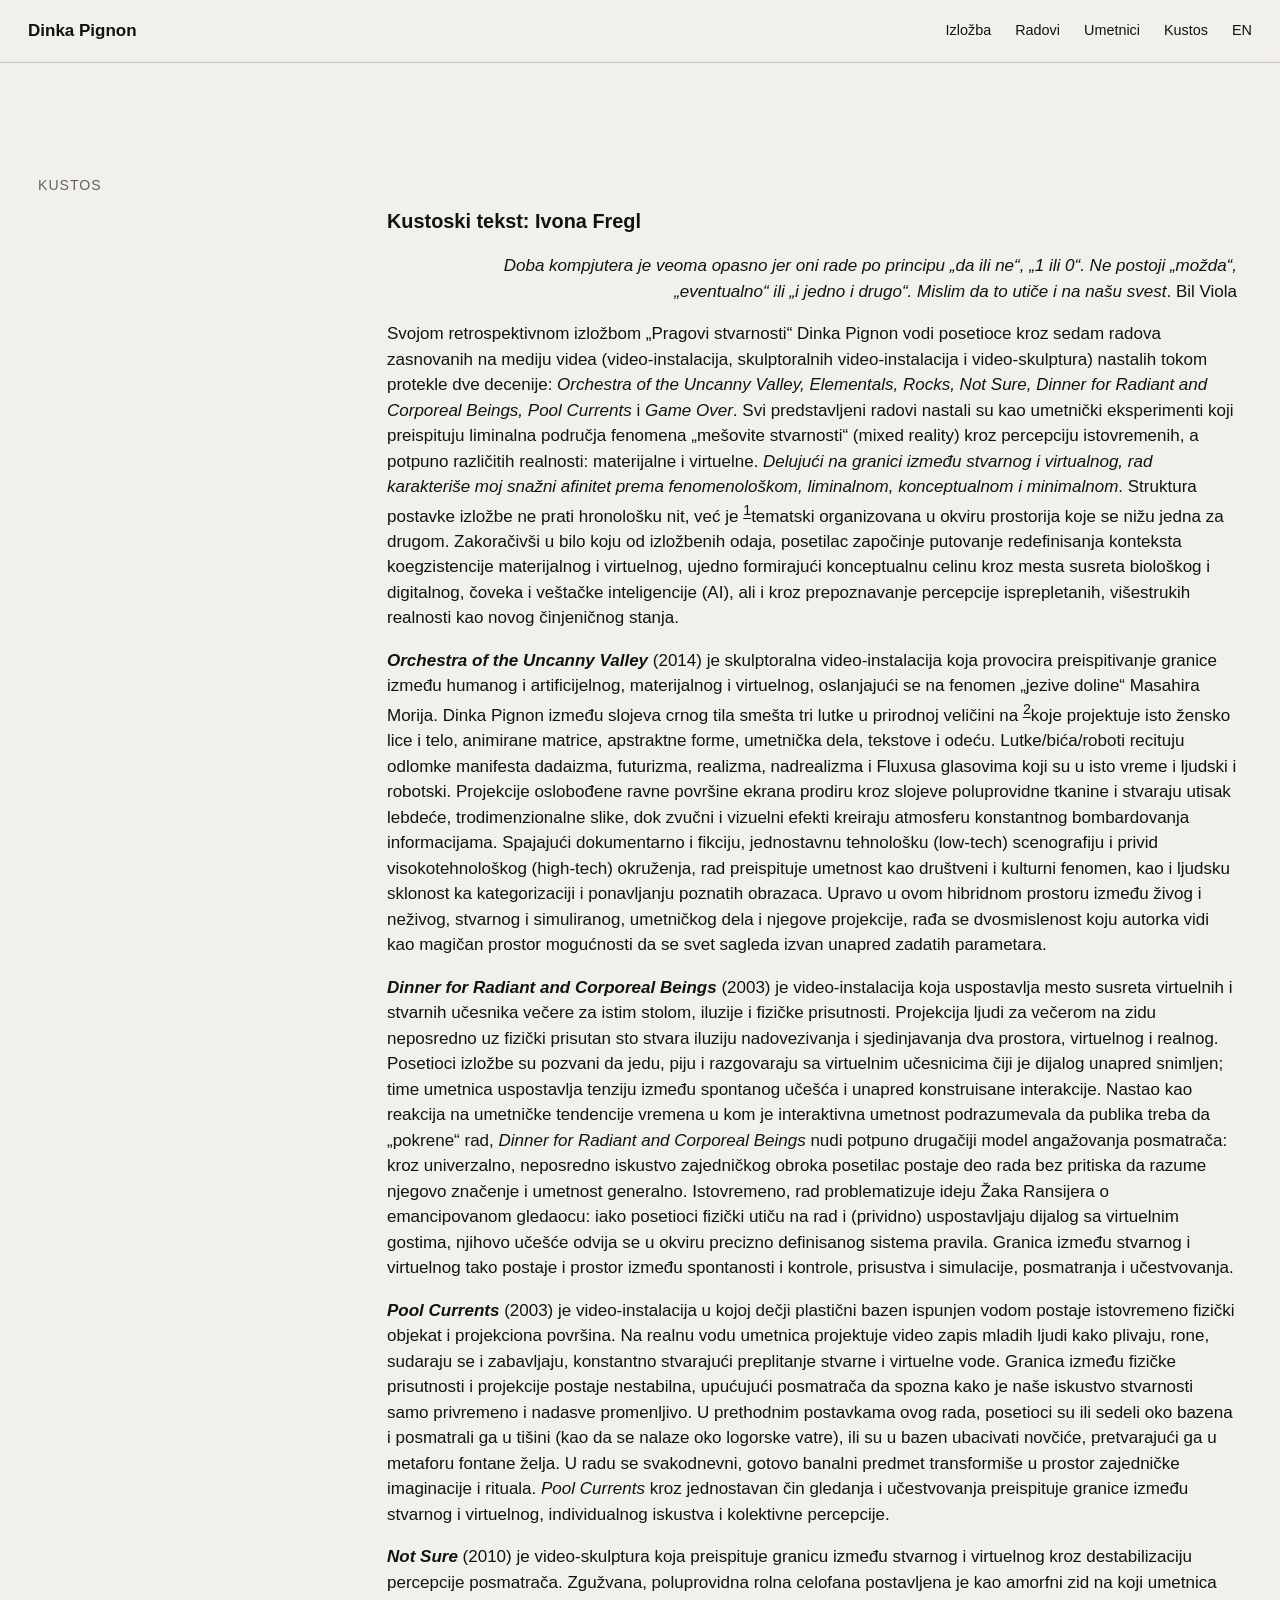
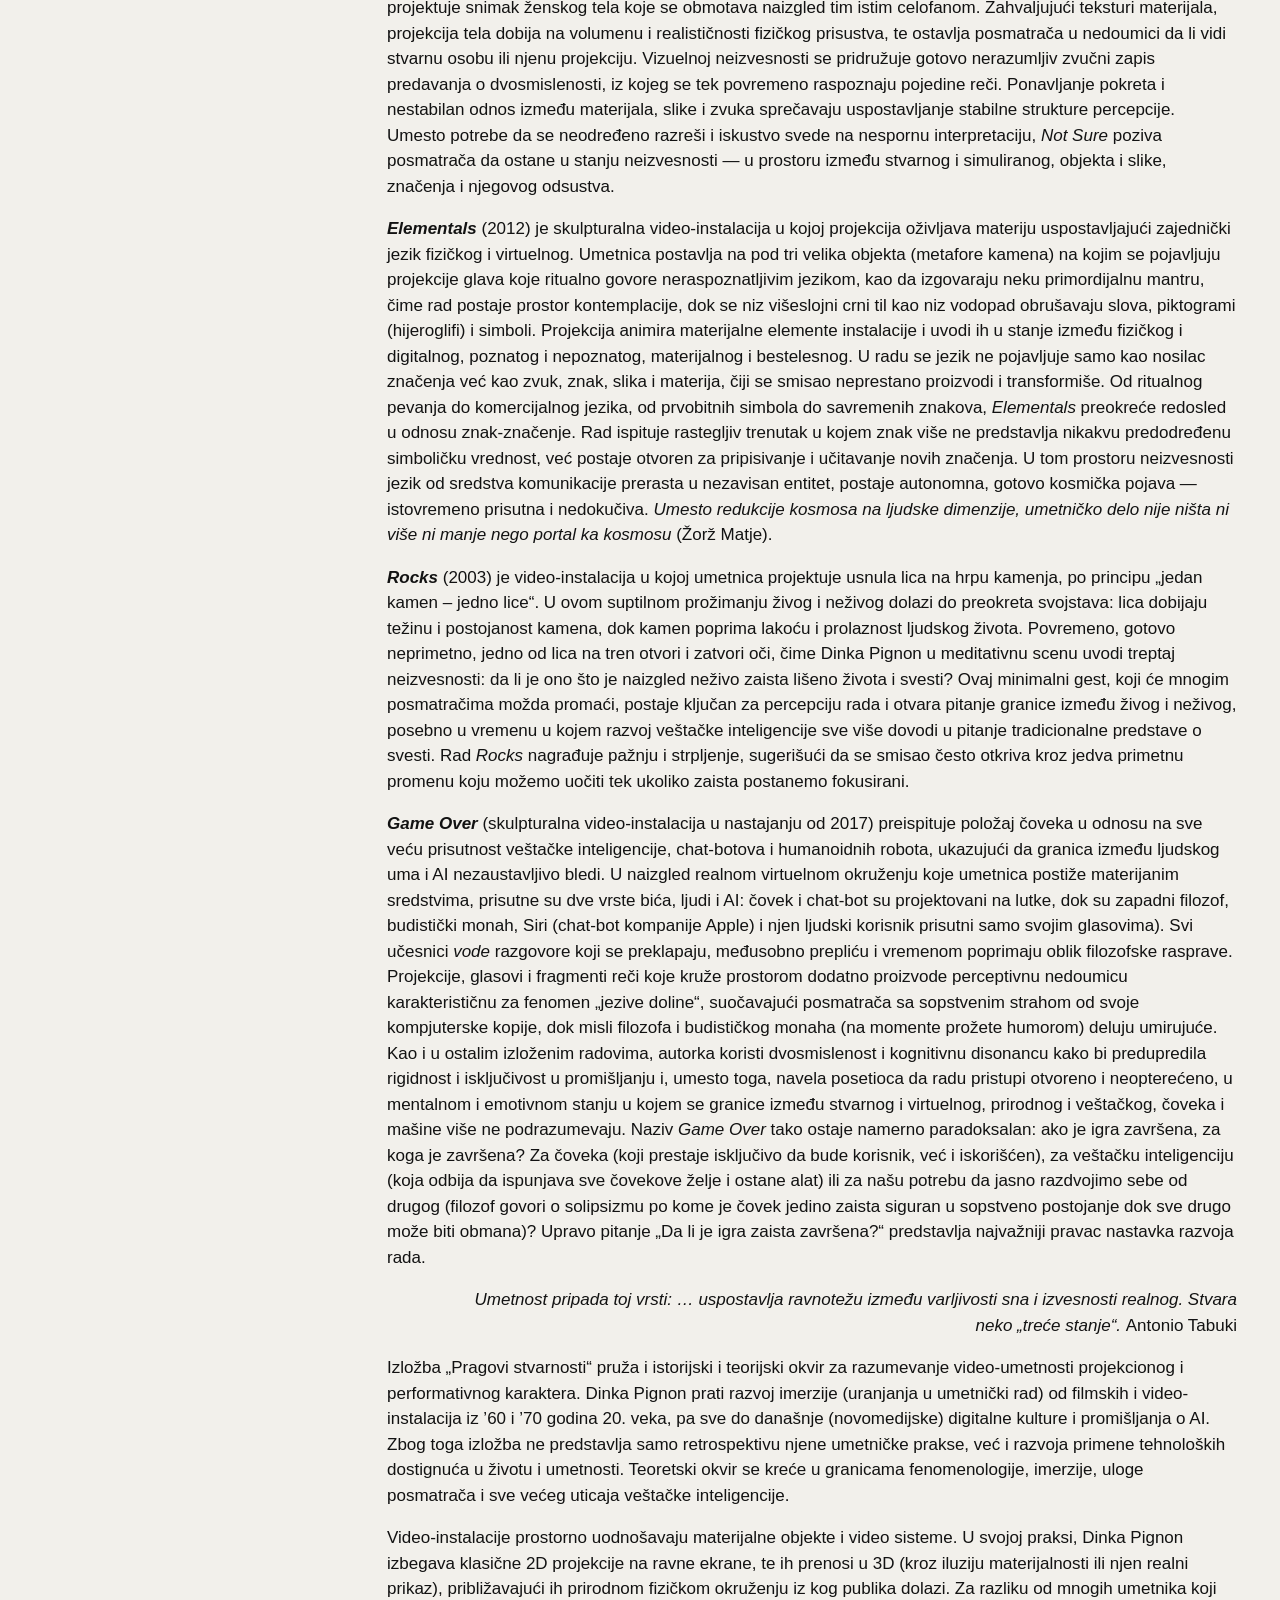
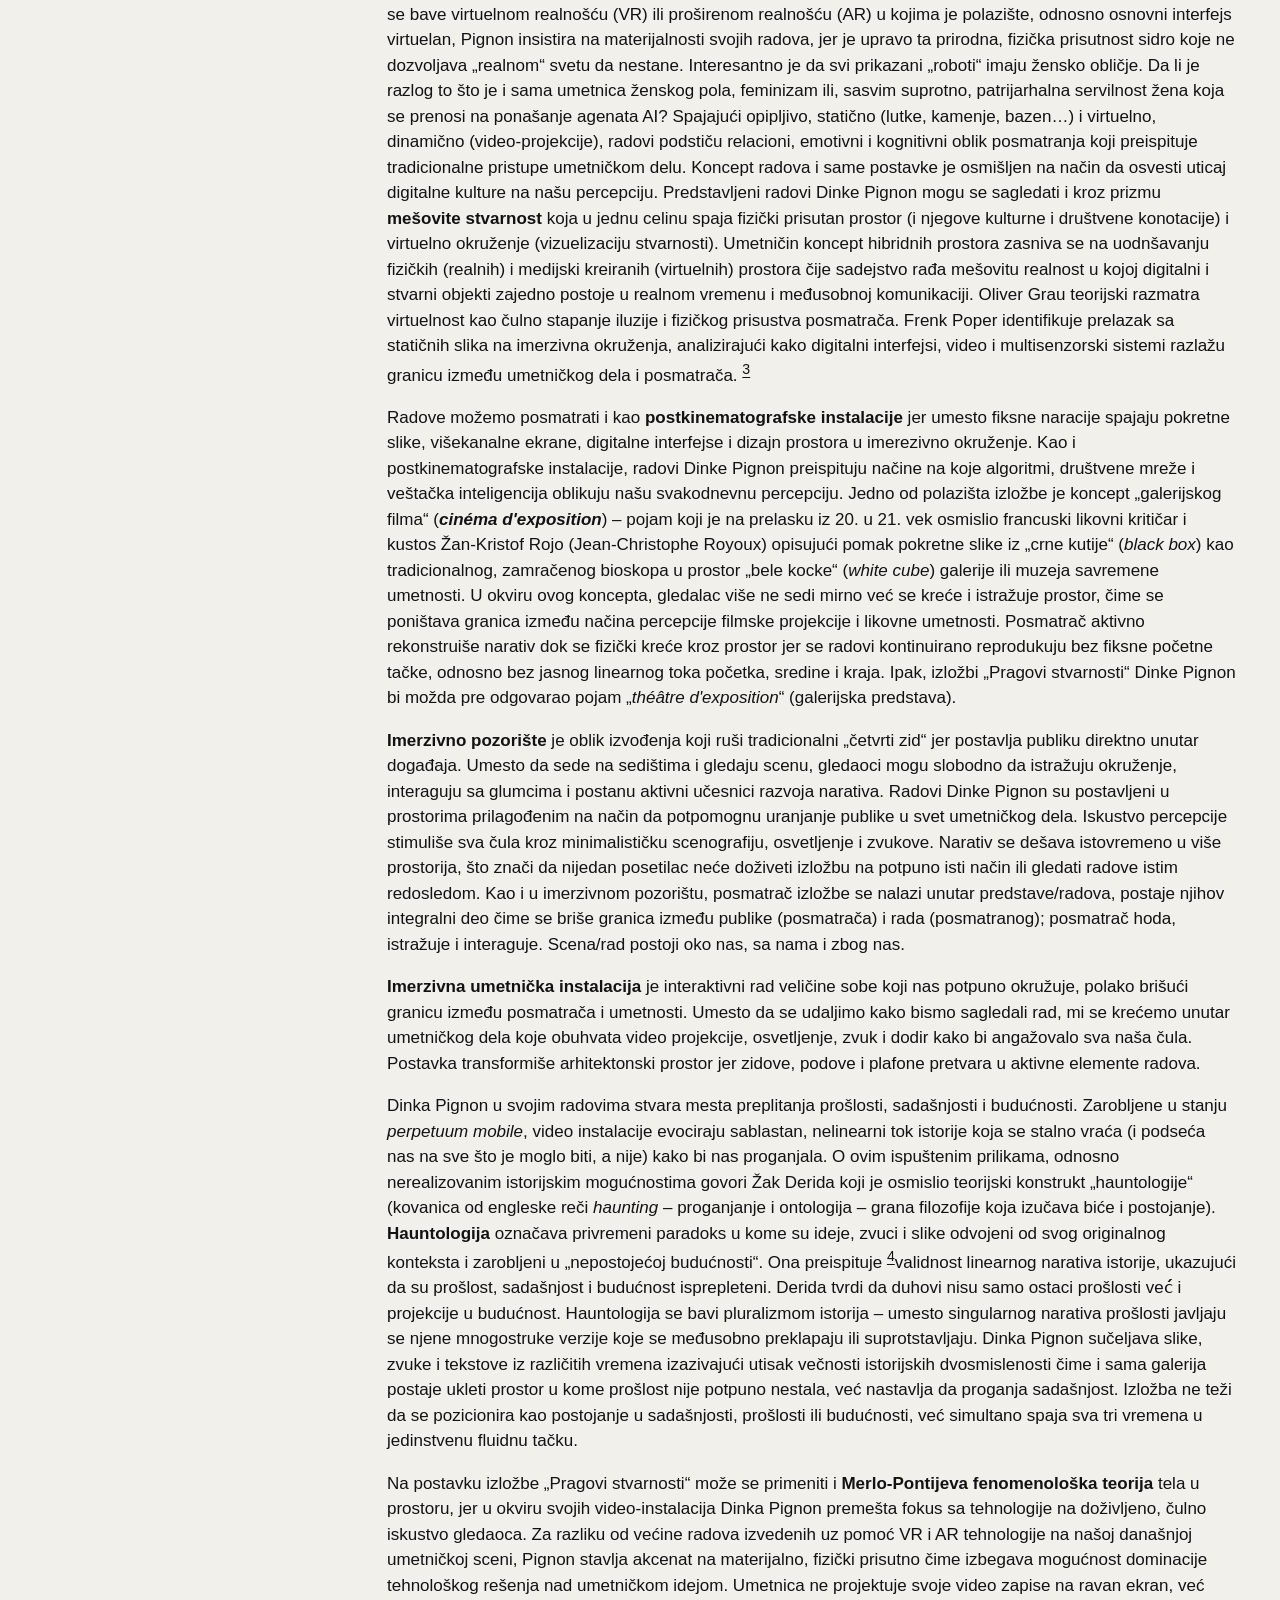
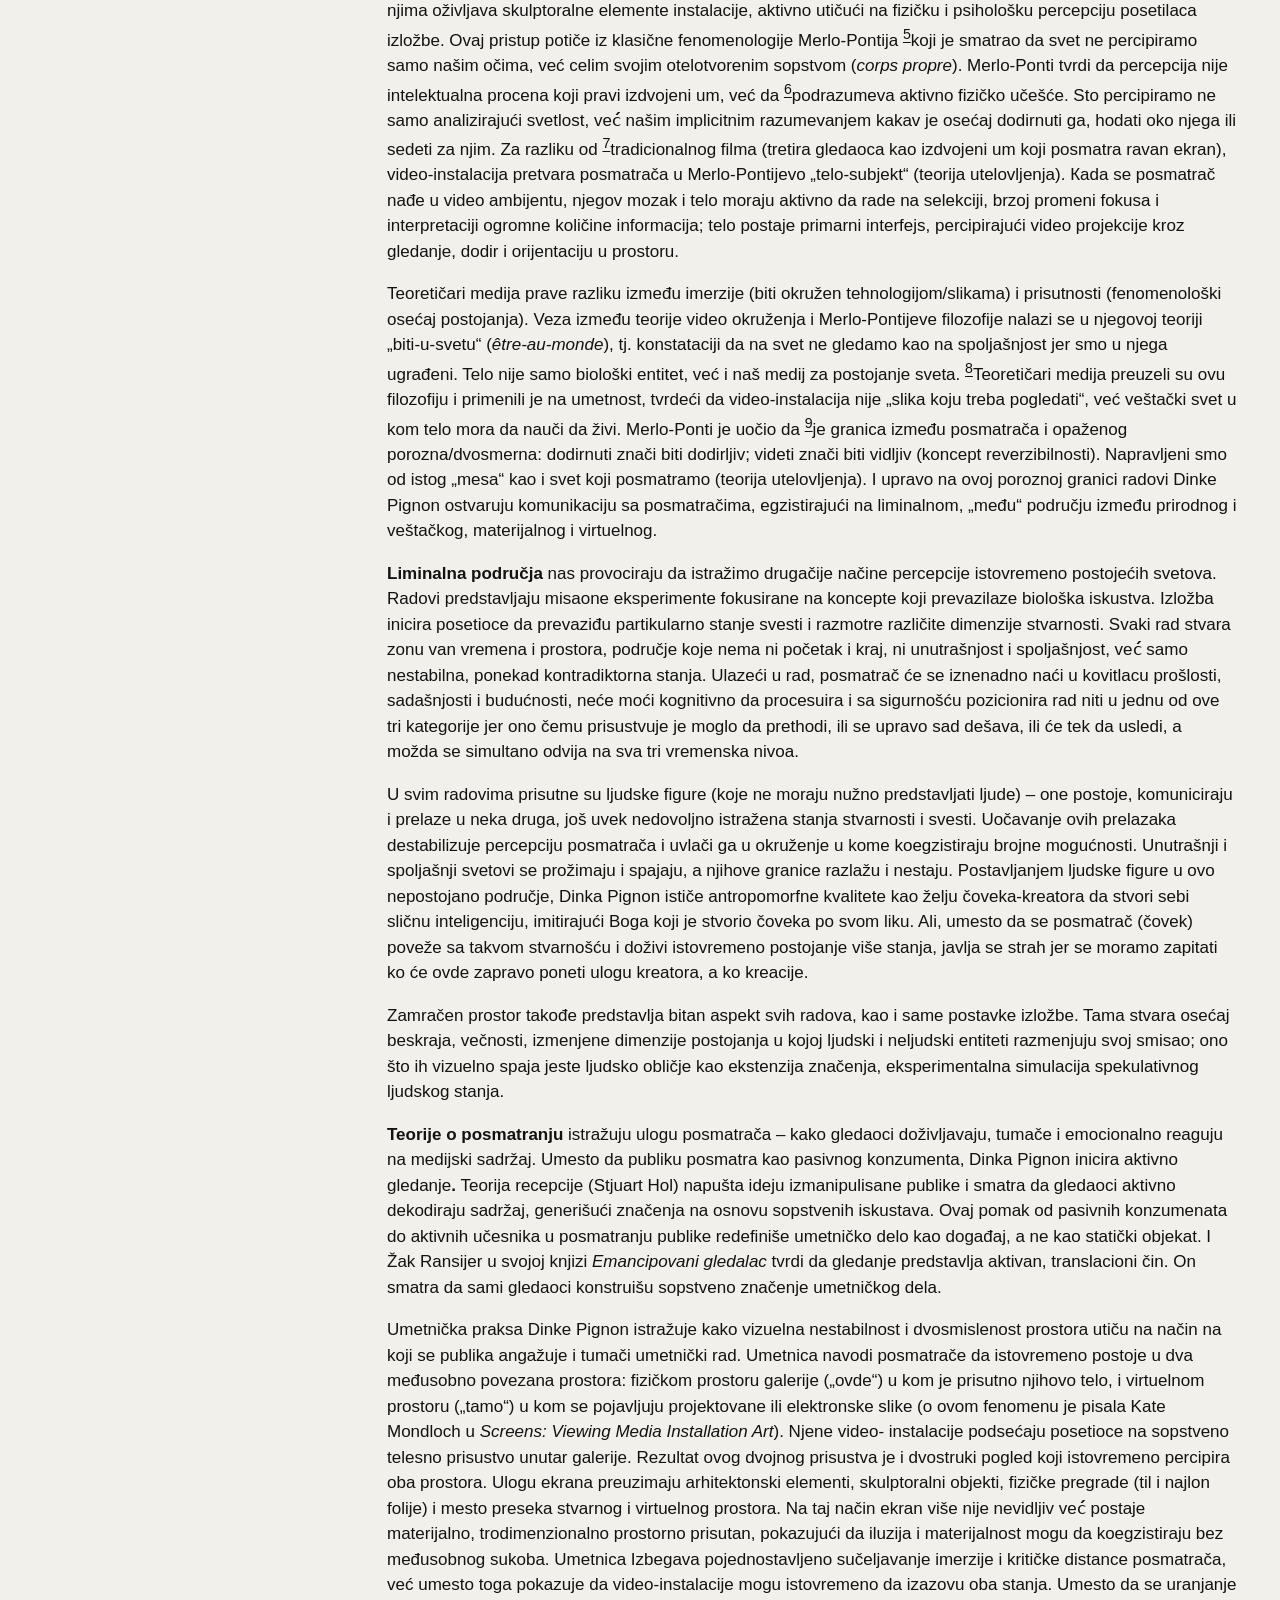
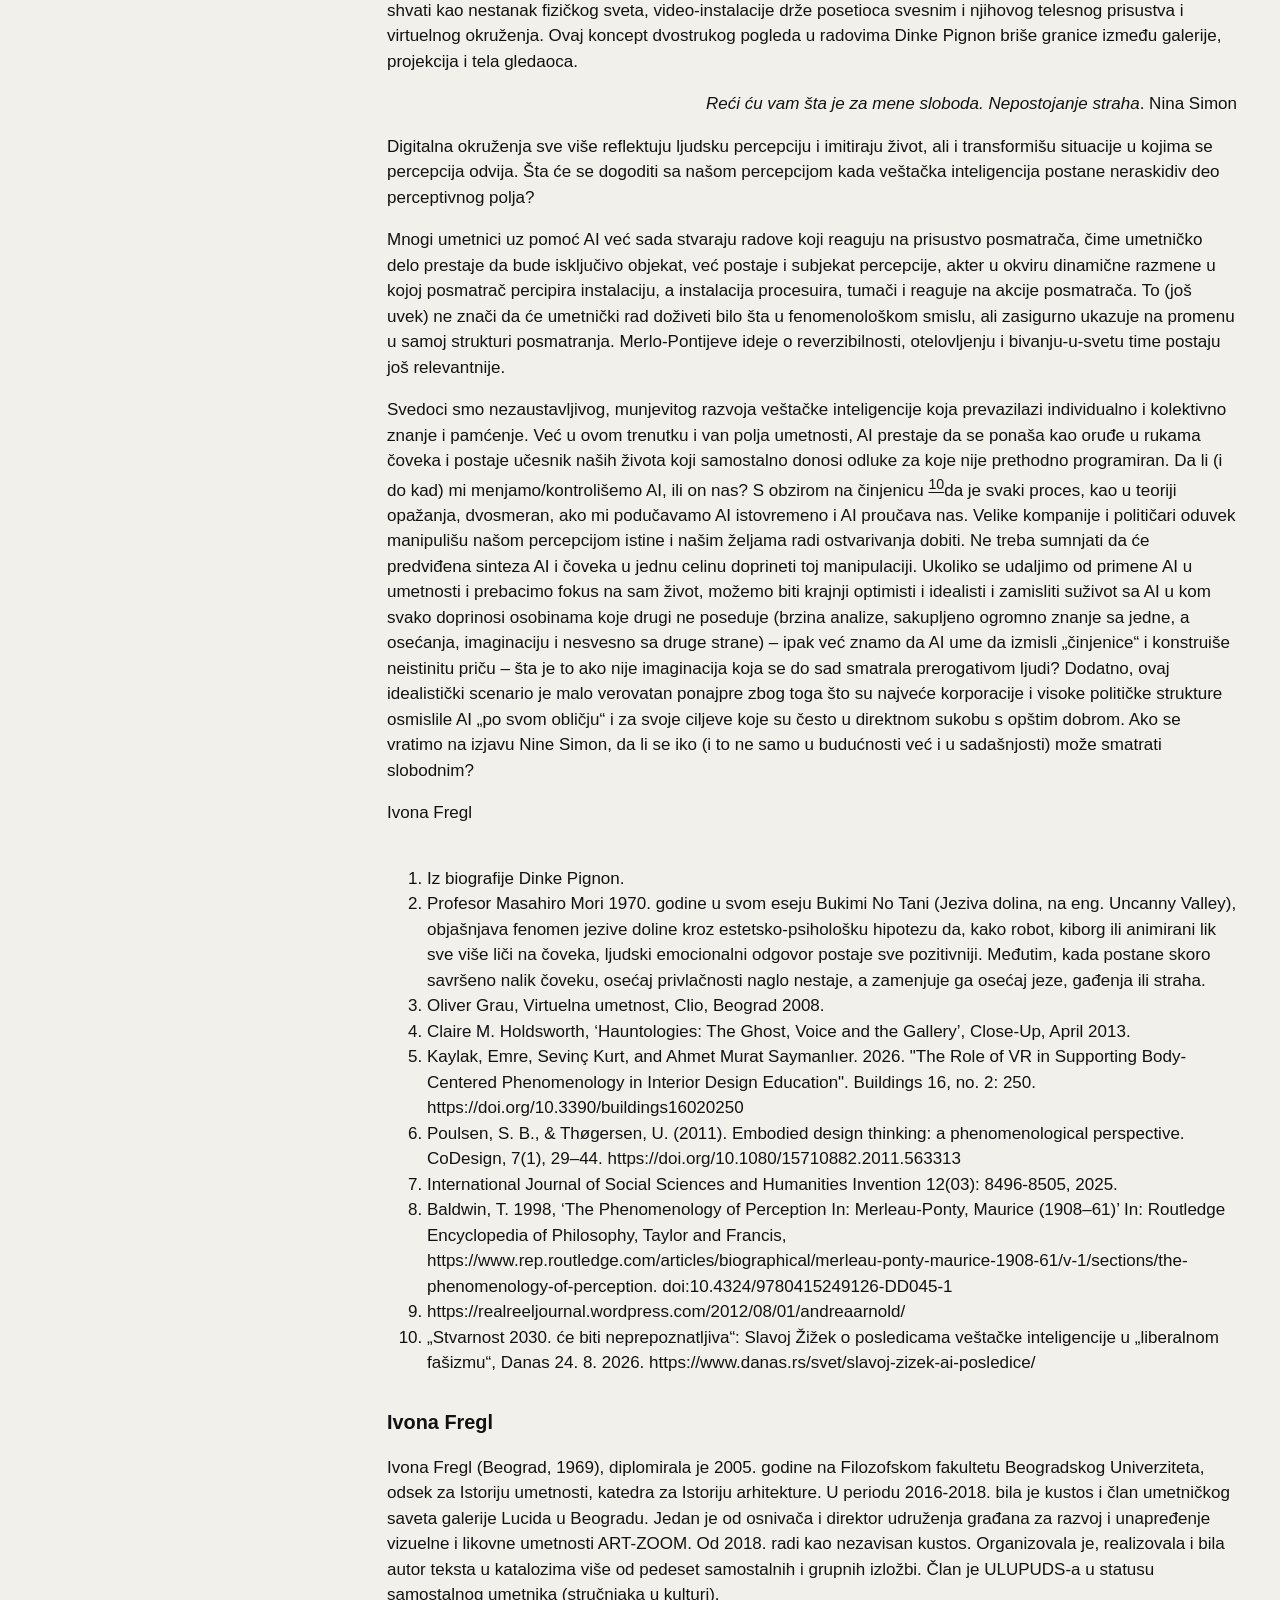
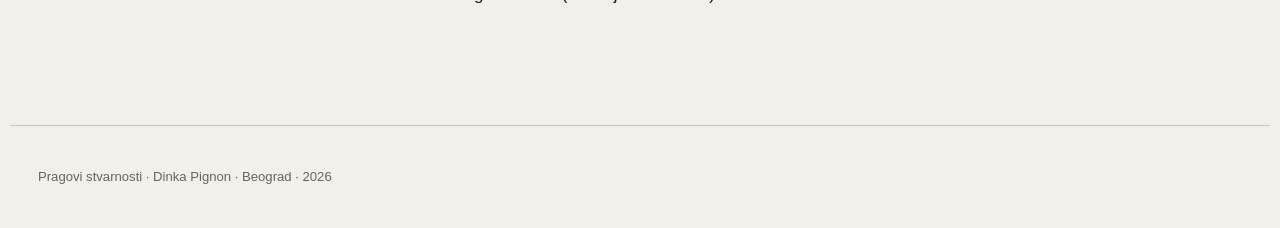
<file: kustos.html>
<!DOCTYPE html>

<html lang="sr">
<head>
<meta charset="utf-8"/>
<meta content="width=device-width, initial-scale=1" name="viewport"/>
<meta content="Pragovi stvarnosti — retrospektivna izložba Dinke Pignon, 10. septembar–1. oktobar 2026, Kuća legata, Beograd." name="description"/>
<title>Pragovi stvarnosti — Dinka Pignon</title>
<link href="styles.css" rel="stylesheet"/>
<style>
html { scroll-behavior: auto !important; }
#exhibition, #works, #artists, #curator { scroll-margin-top: 72px; }

.curator-quote { text-align: right; margin-left: 4rem; }
</style>
</head>
<body id="top">
<header class="site-header">
<a class="name" href="sr.html#top">Dinka Pignon</a>
<nav aria-label="Glavna navigacija">
<a href="sr.html#top">Izložba</a>
<a href="sr.html#works">Radovi</a>
<a href="umetnici.html">Umetnici</a>
<a href="kustos.html">Kustos</a>
<a class="lang-link" href="curator.html" lang="en">EN</a>
</nav>
</header>
<main>
<section class="section about" id="curator" style="padding-top:7rem;">
<div class="section-label">Kustos</div>
<div class="section-body">
<div class="collaborator">
<h3>Kustoski tekst: Ivona Fregl</h3><p class="curator-quote"><em>Doba kompjutera je veoma opasno jer oni rade po principu „da ili ne“, „1 ili 0“. Ne postoji „možda“, </em> <em>„eventualno“ ili „i jedno i drugo“. Mislim da to utiče i na našu svest</em>. Bil Viola</p>
<p>Svojom retrospektivnom izložbom „Pragovi stvarnosti“ Dinka Pignon vodi posetioce kroz sedam radova zasnovanih na mediju videa (video-instalacija, skulptoralnih video-instalacija i video-skulptura) nastalih tokom protekle dve decenije: <em>Orchestra of the Uncanny Valley, Elementals, Rocks, Not Sure, Dinner for </em><em>Radiant and Corporeal Beings, Pool Currents </em>i<em> Game Over</em>. Svi predstavljeni radovi nastali su kao umetnički eksperimenti koji preispituju liminalna područja fenomena „mešovite stvarnosti“ (mixed reality) kroz percepciju istovremenih, a potpuno različitih realnosti: materijalne i virtuelne. <em>Delujući na </em><em>granici između stvarnog i virtualnog, rad karakteriše moj snažni afinitet prema fenomenološkom, </em><em>liminalnom, konceptualnom i minimalnom</em>. Struktura postavke izložbe ne prati hronološku nit, već je <sup class="fn-ref"><a href="#note-1">1</a></sup>tematski organizovana u okviru prostorija koje se nižu jedna za drugom. Zakoračivši u bilo koju od izložbenih odaja, posetilac započinje putovanje redefinisanja konteksta koegzistencije materijalnog i virtuelnog, ujedno formirajući konceptualnu celinu kroz mesta susreta biološkog i digitalnog, čoveka i veštačke inteligencije (AI), ali i kroz prepoznavanje percepcije isprepletanih, višestrukih realnosti kao novog činjeničnog stanja.</p>
<p><strong><em>Orchestra of the Uncanny Valley</em></strong> (2014) je skulptoralna video-instalacija koja provocira preispitivanje granice između humanog i artificijelnog, materijalnog i virtuelnog, oslanjajući se na fenomen „jezive doline“ Masahira Morija. Dinka Pignon između slojeva crnog tila smešta tri lutke u prirodnoj veličini na <sup class="fn-ref"><a href="#note-2">2</a></sup>koje projektuje isto žensko lice i telo, animirane matrice, apstraktne forme, umetnička dela, tekstove i odeću. Lutke/bića/roboti recituju odlomke manifesta dadaizma, futurizma, realizma, nadrealizma i Fluxusa glasovima koji su u isto vreme i ljudski i robotski. Projekcije oslobođene ravne površine ekrana prodiru kroz slojeve poluprovidne tkanine i stvaraju utisak lebdeće, trodimenzionalne slike, dok zvučni i vizuelni efekti kreiraju atmosferu konstantnog bombardovanja informacijama. Spajajući dokumentarno i fikciju, jednostavnu tehnološku (low-tech) scenografiju i privid visokotehnološkog (high-tech) okruženja, rad preispituje umetnost kao društveni i kulturni fenomen, kao i ljudsku sklonost ka kategorizaciji i ponavljanju poznatih obrazaca. Upravo u ovom hibridnom prostoru između živog i neživog, stvarnog i simuliranog, umetničkog dela i njegove projekcije, rađa se dvosmislenost koju autorka vidi kao magičan prostor mogućnosti da se svet sagleda izvan unapred zadatih parametara.</p>
<p><strong><em>Dinner for Radiant and Corporeal Beings</em></strong> (2003) je video-instalacija koja uspostavlja mesto susreta virtuelnih i stvarnih učesnika večere za istim stolom, iluzije i fizičke prisutnosti. Projekcija ljudi za večerom na zidu neposredno uz fizički prisutan sto stvara iluziju nadovezivanja i sjedinjavanja dva prostora, virtuelnog i realnog. Posetioci izložbe su pozvani da jedu, piju i razgovaraju sa virtuelnim učesnicima čiji je dijalog unapred snimljen; time umetnica uspostavlja tenziju između spontanog učešća i unapred konstruisane interakcije. Nastao kao reakcija na umetničke tendencije vremena u kom je interaktivna umetnost podrazumevala da publika treba da „pokrene“ rad, <em>Dinner</em> <em>for Radiant and </em><em>Corporeal Beings</em> nudi potpuno drugačiji model angažovanja posmatrača: kroz univerzalno, neposredno iskustvo zajedničkog obroka posetilac postaje deo rada bez pritiska da razume njegovo značenje i umetnost generalno. Istovremeno, rad problematizuje ideju Žaka Ransijera o emancipovanom gledaocu: iako posetioci fizički utiču na rad i (prividno) uspostavljaju dijalog sa virtuelnim gostima, njihovo učešće odvija se u okviru precizno definisanog sistema pravila. Granica između stvarnog i virtuelnog tako postaje i prostor između spontanosti i kontrole, prisustva i simulacije, posmatranja i učestvovanja.</p>
<p><strong><em>Pool Currents</em></strong> (2003) je video-instalacija u kojoj dečji plastični bazen ispunjen vodom postaje istovremeno fizički objekat i projekciona površina. Na realnu vodu umetnica projektuje video zapis mladih ljudi kako plivaju, rone, sudaraju se i zabavljaju, konstantno stvarajući preplitanje stvarne i virtuelne vode. Granica između fizičke prisutnosti i projekcije postaje nestabilna, upućujući posmatrača da spozna kako je naše iskustvo stvarnosti samo privremeno i nadasve promenljivo. U prethodnim postavkama ovog rada, posetioci su ili sedeli oko bazena i posmatrali ga u tišini (kao da se nalaze oko logorske vatre), ili su u bazen ubacivati novčiće, pretvarajući ga u metaforu fontane želja. U radu se svakodnevni, gotovo banalni predmet transformiše u prostor zajedničke imaginacije i rituala. <em>Pool </em><em>Currents</em> kroz jednostavan čin gledanja i učestvovanja preispituje granice između stvarnog i virtuelnog, individualnog iskustva i kolektivne percepcije.</p>
<p><strong><em>Not Sure</em></strong> (2010) je video-skulptura koja preispituje granicu između stvarnog i virtuelnog kroz destabilizaciju percepcije posmatrača. Zgužvana, poluprovidna rolna celofana postavljena je kao amorfni zid na koji umetnica projektuje snimak ženskog tela koje se obmotava naizgled tim istim celofanom. Zahvaljujući teksturi materijala, projekcija tela dobija na volumenu i realističnosti fizičkog prisustva, te ostavlja posmatrača u nedoumici da li vidi stvarnu osobu ili njenu projekciju. Vizuelnoj neizvesnosti se pridružuje gotovo nerazumljiv zvučni zapis predavanja o dvosmislenosti, iz kojeg se tek povremeno raspoznaju pojedine reči. Ponavljanje pokreta i nestabilan odnos između materijala, slike i zvuka sprečavaju uspostavljanje stabilne strukture percepcije. Umesto potrebe da se neodređeno razreši i iskustvo svede na nespornu interpretaciju, <em>Not Sure</em> poziva posmatrača da ostane u stanju neizvesnosti — u prostoru između stvarnog i simuliranog, objekta i slike, značenja i njegovog odsustva.</p>
<p><strong><em>Elementals</em></strong> (2012) je skulpturalna video-instalacija u kojoj projekcija oživljava materiju uspostavljajući zajednički jezik fizičkog i virtuelnog. Umetnica postavlja na pod tri velika objekta (metafore kamena) na kojim se pojavljuju projekcije glava koje ritualno govore neraspoznatljivim jezikom, kao da izgovaraju neku primordijalnu mantru, čime rad postaje prostor kontemplacije, dok se niz višeslojni crni til kao niz vodopad obrušavaju slova, piktogrami (hijeroglifi) i simboli. Projekcija animira materijalne elemente instalacije i uvodi ih u stanje između fizičkog i digitalnog, poznatog i nepoznatog, materijalnog i bestelesnog. U radu se jezik ne pojavljuje samo kao nosilac značenja već kao zvuk, znak, slika i materija, čiji se smisao neprestano proizvodi i transformiše. Od ritualnog pevanja do komercijalnog jezika, od prvobitnih simbola do savremenih znakova, <em>Elementals</em> preokreće redosled u odnosu znak-značenje. Rad ispituje rastegljiv trenutak u kojem znak više ne predstavlja nikakvu predodređenu simboličku vrednost, već postaje otvoren za pripisivanje i učitavanje novih značenja. U tom prostoru neizvesnosti jezik od sredstva komunikacije prerasta u nezavisan entitet, postaje autonomna, gotovo kosmička pojava — istovremeno prisutna i nedokučiva. <em>Umesto redukcije kosmosa na ljudske dimenzije, umetničko delo nije </em><em>ništa ni više ni manje nego portal ka kosmosu</em> (Žorž Matje).</p>
<p><strong><em>Rocks</em></strong> (2003) je video-instalacija u kojoj umetnica projektuje usnula lica na hrpu kamenja, po principu „jedan kamen – jedno lice“. U ovom suptilnom prožimanju živog i neživog dolazi do preokreta svojstava: lica dobijaju težinu i postojanost kamena, dok kamen poprima lakoću i prolaznost ljudskog života. Povremeno, gotovo neprimetno, jedno od lica na tren otvori i zatvori oči, čime Dinka Pignon u meditativnu scenu uvodi treptaj neizvesnosti: da li je ono što je naizgled neživo zaista lišeno života i svesti? Ovaj minimalni gest, koji će mnogim posmatračima možda promaći, postaje ključan za percepciju rada i otvara pitanje granice između živog i neživog, posebno u vremenu u kojem razvoj veštačke inteligencije sve više dovodi u pitanje tradicionalne predstave o svesti. Rad <em>Rocks</em> nagrađuje pažnju i strpljenje, sugerišući da se smisao često otkriva kroz jedva primetnu promenu koju možemo uočiti tek ukoliko zaista postanemo fokusirani.</p>
<p><strong><em>Game Over</em></strong> (skulpturalna video-instalacija u nastajanju od 2017) preispituje položaj čoveka u odnosu na sve veću prisutnost veštačke inteligencije, chat-botova i humanoidnih robota, ukazujući da granica između ljudskog uma i AI nezaustavljivo bledi. U naizgled realnom virtuelnom okruženju koje umetnica postiže materijanim sredstvima, prisutne su dve vrste bića, ljudi i AI: čovek i chat-bot su projektovani na lutke, dok su zapadni filozof, budistički monah, Siri (chat-bot kompanije Apple) i njen ljudski korisnik prisutni samo svojim glasovima). Svi učesnici <em>vode </em>razgovore koji se preklapaju, međusobno prepliću i vremenom poprimaju oblik filozofske rasprave. Projekcije, glasovi i fragmenti reči koje kruže prostorom dodatno proizvode perceptivnu nedoumicu karakterističnu za fenomen „jezive doline“, suočavajući posmatrača sa sopstvenim strahom od svoje kompjuterske kopije, dok misli filozofa i budističkog monaha (na momente prožete humorom) deluju umirujuće. Kao i u ostalim izloženim radovima, autorka koristi dvosmislenost i kognitivnu disonancu kako bi predupredila rigidnost i isključivost u promišljanju i, umesto toga, navela posetioca da radu pristupi otvoreno i neopterećeno, u mentalnom i emotivnom stanju u kojem se granice između stvarnog i virtuelnog, prirodnog i veštačkog, čoveka i mašine više ne podrazumevaju. Naziv <em>Game Over</em> tako ostaje namerno paradoksalan: ako je igra završena, za koga je završena? Za čoveka (koji prestaje isključivo da bude korisnik, već i iskorišćen), za veštačku inteligenciju (koja odbija da ispunjava sve čovekove želje i ostane alat) ili za našu potrebu da jasno razdvojimo sebe od drugog (filozof govori o solipsizmu po kome je čovek jedino zaista siguran u sopstveno postojanje dok sve drugo može biti obmana)? Upravo pitanje „Da li je igra zaista završena?“ predstavlja najvažniji pravac nastavka razvoja rada.</p>
<p class="curator-quote"><em>Umetnost pripada toj vrsti: … uspostavlja ravnotežu između varljivosti sna i izvesnosti realnog. Stvara </em> <em>neko „treće stanje“. </em> Antonio Tabuki</p>
<p>Izložba „Pragovi stvarnosti“ pruža i istorijski i teorijski okvir za razumevanje video-umetnosti projekcionog i performativnog karaktera. Dinka Pignon prati razvoj imerzije (uranjanja u umetnički rad) od filmskih i video-instalacija iz ’60 i ’70 godina 20. veka, pa sve do današnje (novomedijske) digitalne kulture i promišljanja o AI. Zbog toga izložba ne predstavlja samo retrospektivu njene umetničke prakse, već i razvoja primene tehnoloških dostignuća u životu i umetnosti. Teoretski okvir se kreće u granicama fenomenologije, imerzije, uloge posmatrača i sve većeg uticaja veštačke inteligencije.</p>
<p>Video-instalacije prostorno uodnošavaju materijalne objekte i video sisteme. U svojoj praksi, Dinka Pignon izbegava klasične 2D projekcije na ravne ekrane, te ih prenosi u 3D (kroz iluziju materijalnosti ili njen realni prikaz), približavajući ih prirodnom fizičkom okruženju iz kog publika dolazi. Za razliku od mnogih umetnika koji se bave virtuelnom realnošću (VR) ili proširenom realnošću (AR) u kojima je polazište, odnosno osnovni interfejs virtuelan, Pignon insistira na materijalnosti svojih radova, jer je upravo ta prirodna, fizička prisutnost sidro koje ne dozvoljava „realnom“ svetu da nestane. Interesantno je da svi prikazani „roboti“ imaju žensko obličje. Da li je razlog to što je i sama umetnica ženskog pola, feminizam ili, sasvim suprotno, patrijarhalna servilnost žena koja se prenosi na ponašanje agenata AI? Spajajući opipljivo, statično (lutke, kamenje, bazen…) i virtuelno, dinamično (video-projekcije), radovi podstiču relacioni, emotivni i kognitivni oblik posmatranja koji preispituje tradicionalne pristupe umetničkom delu. Koncept radova i same postavke je osmišljen na način da osvesti uticaj digitalne kulture na našu percepciju.<strong> </strong> Predstavljeni radovi Dinke Pignon mogu se sagledati i kroz prizmu <strong>mešovite stvarnost</strong> koja u jednu celinu spaja fizički prisutan prostor (i njegove kulturne i društvene konotacije) i virtuelno okruženje (vizuelizaciju stvarnosti). Umetničin koncept hibridnih prostora zasniva se na uodnšavanju fizičkih (realnih) i medijski kreiranih (virtuelnih) prostora čije sadejstvo rađa mešovitu realnost u kojoj digitalni i stvarni objekti zajedno postoje u realnom vremenu i međusobnoj komunikaciji. Oliver Grau teorijski razmatra virtuelnost kao čulno stapanje iluzije i fizičkog prisustva posmatrača. Frenk Poper identifikuje prelazak sa statičnih slika na imerzivna okruženja, analizirajući kako digitalni interfejsi, video i multisenzorski sistemi razlažu granicu između umetničkog dela i posmatrača. <sup class="fn-ref"><a href="#note-3">3</a></sup></p>
<p>Radove možemo posmatrati i kao <strong>postkinematografske instalacije</strong> jer umesto fiksne naracije spajaju pokretne slike, višekanalne ekrane, digitalne interfejse i dizajn prostora u imerezivno okruženje. Kao i postkinematografske instalacije, radovi Dinke Pignon preispituju načine na koje algoritmi, društvene mreže i veštačka inteligencija oblikuju našu svakodnevnu percepciju. Jedno od polazišta izložbe je koncept „galerijskog filma“ (<strong><em>cinéma d'exposition</em></strong>) – pojam koji je na prelasku iz 20. u 21. vek osmislio francuski likovni kritičar i kustos Žan-Kristof Rojo (Jean-Christophe Royoux) opisujući pomak pokretne slike iz „crne kutije“ (<em>black box</em>) kao tradicionalnog, zamračenog bioskopa u prostor „bele kocke“ (<em>white </em><em>cube</em>) galerije ili muzeja savremene umetnosti. U okviru ovog koncepta, gledalac više ne sedi mirno već se kreće i istražuje prostor, čime se poništava granica između načina percepcije filmske projekcije i likovne umetnosti. Posmatrač aktivno rekonstruiše narativ dok se fizički kreće kroz prostor jer se radovi kontinuirano reprodukuju bez fiksne početne tačke, odnosno bez jasnog linearnog toka početka, sredine i kraja. Ipak, izložbi „Pragovi stvarnosti“ Dinke Pignon bi možda pre odgovarao pojam „<em>théâtre</em> <em>d'exposition</em>“ (galerijska predstava).</p>
<p><strong>Imerzivno pozorište</strong> je oblik izvođenja koji ruši tradicionalni „četvrti zid“ jer postavlja publiku direktno unutar događaja. Umesto da sede na sedištima i gledaju scenu, gledaoci mogu slobodno da istražuju okruženje, interaguju sa glumcima i postanu aktivni učesnici razvoja narativa. Radovi Dinke Pignon su postavljeni u prostorima prilagođenim na način da potpomognu uranjanje publike u svet umetničkog dela. Iskustvo percepcije stimuliše sva čula kroz minimalističku scenografiju, osvetljenje i zvukove. Narativ se dešava istovremeno u više prostorija, što znači da nijedan posetilac neće doživeti izložbu na potpuno isti način ili gledati radove istim redosledom. Kao i u imerzivnom pozorištu, posmatrač izložbe se nalazi unutar predstave/radova, postaje njihov integralni deo čime se briše granica između publike (posmatrača) i rada (posmatranog); posmatrač hoda, istražuje i interaguje. Scena/rad postoji oko nas, sa nama i zbog nas.</p>
<p><strong>Imerzivna umetnička instalacija</strong> je interaktivni rad veličine sobe koji nas potpuno okružuje, polako brišući granicu između posmatrača i umetnosti. Umesto da se udaljimo kako bismo sagledali rad, mi se krećemo unutar umetničkog dela koje obuhvata video projekcije, osvetljenje, zvuk i dodir kako bi angažovalo sva naša čula. Postavka transformiše arhitektonski prostor jer zidove, podove i plafone pretvara u aktivne elemente radova.</p>
<p>Dinka Pignon u svojim radovima stvara mesta preplitanja prošlosti, sadašnjosti i budućnosti. Zarobljene u stanju <em>perpetuum mobile</em>, video instalacije evociraju sablastan, nelinearni tok istorije koja se stalno vraća (i podseća nas na sve što je moglo biti, a nije) kako bi nas proganjala. O ovim ispuštenim prilikama, odnosno nerealizovanim istorijskim mogućnostima govori Žak Derida koji je osmislio teorijski konstrukt „hauntologije“ (kovanica od engleske reči <em>haunting</em> – proganjanje i ontologija – grana filozofije koja izučava biće i postojanje). <strong>Hauntologija </strong>označava privremeni paradoks u kome su ideje, zvuci i slike odvojeni od svog originalnog konteksta i zarobljeni u „nepostojećoj budućnosti“. Ona preispituje <sup class="fn-ref"><a href="#note-4">4</a></sup>validnost linearnog narativa istorije, ukazujući da su prošlost, sadašnjost i budućnost isprepleteni. Derida tvrdi da duhovi nisu samo ostaci prošlosti već́ i projekcije u budućnost. Hauntologija se bavi pluralizmom istorija – umesto singularnog narativa prošlosti javljaju se njene mnogostruke verzije koje se međusobno preklapaju ili suprotstavljaju. Dinka Pignon sučeljava slike, zvuke i tekstove iz različitih vremena izazivajući utisak večnosti istorijskih dvosmislenosti čime i sama galerija postaje ukleti prostor u kome prošlost nije potpuno nestala, već nastavlja da proganja sadašnjost. Izložba ne teži da se pozicionira kao postojanje u sadašnjosti, prošlosti ili budućnosti, već simultano spaja sva tri vremena u jedinstvenu fluidnu tačku.</p>
<p>Na postavku izložbe „Pragovi stvarnosti“ može se primeniti i<strong> Merlo-Pontijeva fenomenološka teorija </strong>tela u prostoru, jer u okviru svojih video-instalacija Dinka Pignon<strong> </strong>premešta fokus sa tehnologije na doživljeno, čulno iskustvo gledaoca. Za razliku od većine radova izvedenih uz pomoć VR i AR tehnologije na našoj današnjoj umetničkoj sceni, Pignon stavlja akcenat na materijalno, fizički prisutno čime izbegava mogućnost dominacije tehnološkog rešenja nad umetničkom idejom. Umetnica ne projektuje svoje video zapise na ravan ekran, već njima oživljava skulptoralne elemente instalacije, aktivno utičući na fizičku i psihološku percepciju posetilaca izložbe. Ovaj pristup potiče iz klasične fenomenologije Merlo-Pontija <sup class="fn-ref"><a href="#note-5">5</a></sup>koji je smatrao da svet ne percipiramo samo našim očima, već celim svojim otelotvorenim sopstvom (<em>corps propre</em>). Merlo-Ponti tvrdi da percepcija nije intelektualna procena koji pravi izdvojeni um, već da <sup class="fn-ref"><a href="#note-6">6</a></sup>podrazumeva aktivno fizičko učešće. Sto percipiramo ne samo analizirajući svetlost, već́ našim implicitnim razumevanjem kakav je osećaj dodirnuti ga, hodati oko njega ili sedeti za njim. Za razliku od <sup class="fn-ref"><a href="#note-7">7</a></sup>tradicionalnog filma (tretira gledaoca kao izdvojeni um koji posmatra ravan ekran), video-instalacija pretvara posmatrača u Merlo-Pontijevo „telo-subjekt“ (teorija utelovljenja). Кada se posmatrač nađe u video ambijentu, njegov mozak i telo moraju aktivno da rade na selekciji, brzoj promeni fokusa i interpretaciji ogromne količine informacija; telo postaje primarni interfejs, percipirajući video projekcije kroz gledanje, dodir i orijentaciju u prostoru.</p>
<p>Teoretičari medija prave razliku između imerzije (biti okružen tehnologijom/slikama) i prisutnosti (fenomenološki osećaj postojanja). Veza između teorije video okruženja i Merlo-Pontijeve filozofije nalazi se u njegovoj teoriji „biti-u-svetu“ (<em>être-au-monde</em>), tj. konstataciji da na svet ne gledamo kao na spoljašnjost jer smo u njega ugrađeni. Telo nije samo biološki entitet, već i naš medij za postojanje sveta. <sup class="fn-ref"><a href="#note-8">8</a></sup>Teoretičari medija preuzeli su ovu filozofiju i primenili je na umetnost, tvrdeći da video-instalacija nije „slika koju treba pogledati“, već veštački svet u kom telo mora da nauči da živi. Merlo-Ponti je uočio da <sup class="fn-ref"><a href="#note-9">9</a></sup>je granica između posmatrača i opaženog porozna/dvosmerna: dodirnuti znači biti dodirljiv; videti znači biti vidljiv (koncept reverzibilnosti). Napravljeni smo od istog „mesa“ kao i svet koji posmatramo (teorija utelovljenja). I upravo na ovoj poroznoj granici radovi Dinke Pignon ostvaruju komunikaciju sa posmatračima, egzistirajući na liminalnom, „među“ području između prirodnog i veštačkog, materijalnog i virtuelnog.</p>
<p><strong>Liminalna</strong> <strong>područja</strong> nas provociraju da istražimo drugačije načine percepcije istovremeno postojećih svetova. Radovi predstavljaju misaone eksperimente fokusirane na koncepte koji prevazilaze biološka iskustva. Izložba inicira posetioce da prevaziđu partikularno stanje svesti i razmotre različite dimenzije stvarnosti. Svaki rad stvara zonu van vremena i prostora, područje koje nema ni početak i kraj, ni unutrašnjost i spoljašnjost, već́ samo nestabilna, ponekad kontradiktorna stanja. Ulazeći u rad, posmatrač će se iznenadno naći u kovitlacu prošlosti, sadašnjosti i budućnosti, neće moći kognitivno da procesuira i sa sigurnošću pozicionira rad niti u jednu od ove tri kategorije jer ono čemu prisustvuje je moglo da prethodi, ili se upravo sad dešava, ili će tek da usledi, a možda se simultano odvija na sva tri vremenska nivoa.</p>
<p>U svim radovima prisutne su ljudske figure (koje ne moraju nužno predstavljati ljude) – one postoje, komuniciraju i prelaze u neka druga, još uvek nedovoljno istražena stanja stvarnosti i svesti. Uočavanje ovih prelazaka destabilizuje percepciju posmatrača i uvlači ga u okruženje u kome koegzistiraju brojne mogućnosti. Unutrašnji i spoljašnji svetovi se prožimaju i spajaju, a njihove granice razlažu i nestaju. Postavljanjem ljudske figure u ovo nepostojano područje, Dinka Pignon ističe antropomorfne kvalitete kao želju čoveka-kreatora da stvori sebi sličnu inteligenciju, imitirajući Boga koji je stvorio čoveka po svom liku. Ali, umesto da se posmatrač (čovek) poveže sa takvom stvarnošću i doživi istovremeno postojanje više stanja, javlja se strah jer se moramo zapitati ko će ovde zapravo poneti ulogu kreatora, a ko kreacije.</p>
<p>Zamračen prostor takođe predstavlja bitan aspekt svih radova, kao i same postavke izložbe. Tama stvara osećaj beskraja, večnosti, izmenjene dimenzije postojanja u kojoj ljudski i neljudski entiteti razmenjuju svoj smisao; ono što ih vizuelno spaja jeste ljudsko obličje kao ekstenzija značenja, eksperimentalna simulacija spekulativnog ljudskog stanja.</p>
<p><strong>Teorije o posmatranju</strong> istražuju ulogu posmatrača – kako gledaoci doživljavaju, tumače i emocionalno reaguju na medijski sadržaj. Umesto da publiku posmatra kao pasivnog konzumenta, Dinka Pignon inicira aktivno gledanje<strong>.</strong> Teorija recepcije (Stjuart Hol) napušta ideju izmanipulisane publike i smatra da gledaoci aktivno dekodiraju sadržaj, generišući značenja na osnovu sopstvenih iskustava. Ovaj pomak od pasivnih konzumenata do aktivnih učesnika u posmatranju publike redefiniše umetničko delo kao događaj, a ne kao statički objekat. I Žak Ransijer u svojoj knjizi <em>Emancipovani gledalac</em> tvrdi da gledanje predstavlja aktivan, translacioni čin. On smatra da sami gledaoci konstruišu sopstveno značenje umetničkog dela.</p>
<p>Umetnička praksa Dinke Pignon istražuje kako vizuelna nestabilnost i dvosmislenost prostora utiču na način na koji se publika angažuje i tumači umetnički rad. Umetnica navodi posmatrače da istovremeno postoje u dva međusobno povezana prostora: fizičkom prostoru galerije („ovde“) u kom je prisutno njihovo telo, i virtuelnom prostoru („tamo“) u kom se pojavljuju projektovane ili elektronske slike (o ovom fenomenu je pisala Kate Mondloch u <em>Screens: Viewing Media Installation Art</em>). Njene video- instalacije podsećaju posetioce na sopstveno telesno prisustvo unutar galerije. Rezultat ovog dvojnog prisustva je i dvostruki pogled koji istovremeno percipira oba prostora. Ulogu ekrana preuzimaju arhitektonski elementi, skulptoralni objekti, fizičke pregrade (til i najlon folije) i mesto preseka stvarnog i virtuelnog prostora. Na taj način ekran više nije nevidljiv već́ postaje materijalno, trodimenzionalno prostorno prisutan, pokazujući da iluzija i materijalnost mogu da koegzistiraju bez međusobnog sukoba. Umetnica Izbegava pojednostavljeno sučeljavanje imerzije i kritičke distance posmatrača, već umesto toga pokazuje da video-instalacije mogu istovremeno da izazovu oba stanja. Umesto da se uranjanje shvati kao nestanak fizičkog sveta, video-instalacije drže posetioca svesnim i njihovog telesnog prisustva i virtuelnog okruženja. Ovaj koncept dvostrukog pogleda u radovima Dinke Pignon briše granice između galerije, projekcija i tela gledaoca.</p>
<p class="curator-quote"><em>Reći ću vam šta je za mene sloboda. Nepostojanje straha</em>. Nina Simon</p>
<p>Digitalna okruženja sve više reflektuju ljudsku percepciju i imitiraju život, ali i transformišu situacije u kojima se percepcija odvija. Šta će se dogoditi sa našom percepcijom kada veštačka inteligencija postane neraskidiv deo perceptivnog polja?</p>
<p>Mnogi umetnici uz pomoć AI već sada stvaraju radove koji reaguju na prisustvo posmatrača, čime umetničko delo prestaje da bude isključivo objekat, već postaje i subjekat percepcije, akter u okviru dinamične razmene u kojoj posmatrač percipira instalaciju, a instalacija procesuira, tumači i reaguje na akcije posmatrača. To (još uvek) ne znači da će umetnički rad doživeti bilo šta u fenomenološkom smislu, ali zasigurno ukazuje na promenu u samoj strukturi posmatranja. Merlo-Pontijeve ideje o reverzibilnosti, otelovljenju i bivanju-u-svetu time postaju još relevantnije.</p>
<p>Svedoci smo nezaustavljivog, munjevitog razvoja veštačke inteligencije koja prevazilazi individualno i kolektivno znanje i pamćenje. Već u ovom trenutku i van polja umetnosti, AI prestaje da se ponaša kao oruđe u rukama čoveka i postaje učesnik naših života koji samostalno donosi odluke za koje nije prethodno programiran. Da li (i do kad) mi menjamo/kontrolišemo AI, ili on nas? S obzirom na činjenicu <sup class="fn-ref"><a href="#note-10">10</a></sup>da je svaki proces, kao u teoriji opažanja, dvosmeran, ako mi podučavamo AI istovremeno i AI proučava nas. Velike kompanije i političari oduvek manipulišu našom percepcijom istine i našim željama radi ostvarivanja dobiti. Ne treba sumnjati da će predviđena sinteza AI i čoveka u jednu celinu doprineti toj manipulaciji. Ukoliko se udaljimo od primene AI u umetnosti i prebacimo fokus na sam život, možemo biti krajnji optimisti i idealisti i zamisliti suživot sa AI u kom svako doprinosi osobinama koje drugi ne poseduje (brzina analize, sakupljeno ogromno znanje sa jedne, a osećanja, imaginaciju i nesvesno sa druge strane) – ipak već znamo da AI ume da izmisli „činjenice“ i konstruiše neistinitu priču – šta je to ako nije imaginacija koja se do sad smatrala prerogativom ljudi? Dodatno, ovaj idealistički scenario je malo verovatan ponajpre zbog toga što su najveće korporacije i visoke političke strukture osmislile AI „po svom obličju“ i za svoje ciljeve koje su često u direktnom sukobu s opštim dobrom. Ako se vratimo na izjavu Nine Simon, da li se iko (i to ne samo u budućnosti već i u sadašnjosti) može smatrati slobodnim?</p>
<p>Ivona Fregl</p><div class="curator-notes" style="margin-top: 2.5rem;"><ol><li id="note-1">Iz biografije Dinke Pignon.</li><li id="note-2">Profesor Masahiro Mori 1970. godine u svom eseju Bukimi No Tani (Jeziva dolina, na eng. Uncanny Valley), objašnjava fenomen jezive doline kroz estetsko-psihološku hipotezu da, kako robot, kiborg ili animirani lik sve više liči na čoveka, ljudski emocionalni odgovor postaje sve pozitivniji. Međutim, kada postane skoro savršeno nalik čoveku, osećaj privlačnosti naglo nestaje, a zamenjuje ga osećaj jeze, gađenja ili straha.</li><li id="note-3">Oliver Grau, Virtuelna umetnost, Clio, Beograd 2008.</li><li id="note-4">Claire M. Holdsworth, ‘Hauntologies: The Ghost, Voice and the Gallery’, Close-Up, April 2013.</li><li id="note-5">Kaylak, Emre, Sevinç Kurt, and Ahmet Murat Saymanlıer. 2026. "The Role of VR in Supporting Body-Centered Phenomenology in Interior Design Education". Buildings 16, no. 2: 250. https://doi.org/10.3390/buildings16020250</li><li id="note-6">Poulsen, S. B., &amp; Thøgersen, U. (2011). Embodied design thinking: a phenomenological perspective. CoDesign, 7(1), 29–44. https://doi.org/10.1080/15710882.2011.563313</li><li id="note-7">International Journal of Social Sciences and Humanities Invention 12(03): 8496-8505, 2025.</li><li id="note-8">Baldwin, T. 1998, ‘The Phenomenology of Perception In: Merleau-Ponty, Maurice (1908–61)’ In: Routledge Encyclopedia of Philosophy, Taylor and Francis, https://www.rep.routledge.com/articles/biographical/merleau-ponty-maurice-1908-61/v-1/sections/the-phenomenology-of-perception. doi:10.4324/9780415249126-DD045-1</li><li id="note-9">https://realreeljournal.wordpress.com/2012/08/01/andreaarnold/</li><li id="note-10">„Stvarnost 2030. će biti neprepoznatljiva“: Slavoj Žižek o posledicama veštačke inteligencije u „liberalnom fašizmu“, Danas 24. 8. 2026. https://www.danas.rs/svet/slavoj-zizek-ai-posledice/</li></ol></div>
</div>
<div class="collaborator">
<h3>Ivona Fregl</h3>
<p>Ivona Fregl (Beograd, 1969), diplomirala je 2005. godine na Filozofskom fakultetu Beogradskog Univerziteta, odsek za Istoriju umetnosti, katedra za Istoriju arhitekture. U periodu 2016-2018. bila je kustos i član umetničkog saveta galerije Lucida u Beogradu. Jedan je od osnivača i direktor udruženja građana za razvoj i unapređenje vizuelne i likovne umetnosti ART-ZOOM. Od 2018. radi kao nezavisan kustos. Organizovala je, realizovala i bila autor teksta u katalozima više od pedeset samostalnih i grupnih izložbi. Član je ULUPUDS-a u statusu samostalnog umetnika (stručnjaka u kulturi).</p>
</div>
</div>
</section>
</main>
<footer>
<p>Pragovi stvarnosti · Dinka Pignon · Beograd · 2026</p>
</footer>
</body>
</html>
</file>
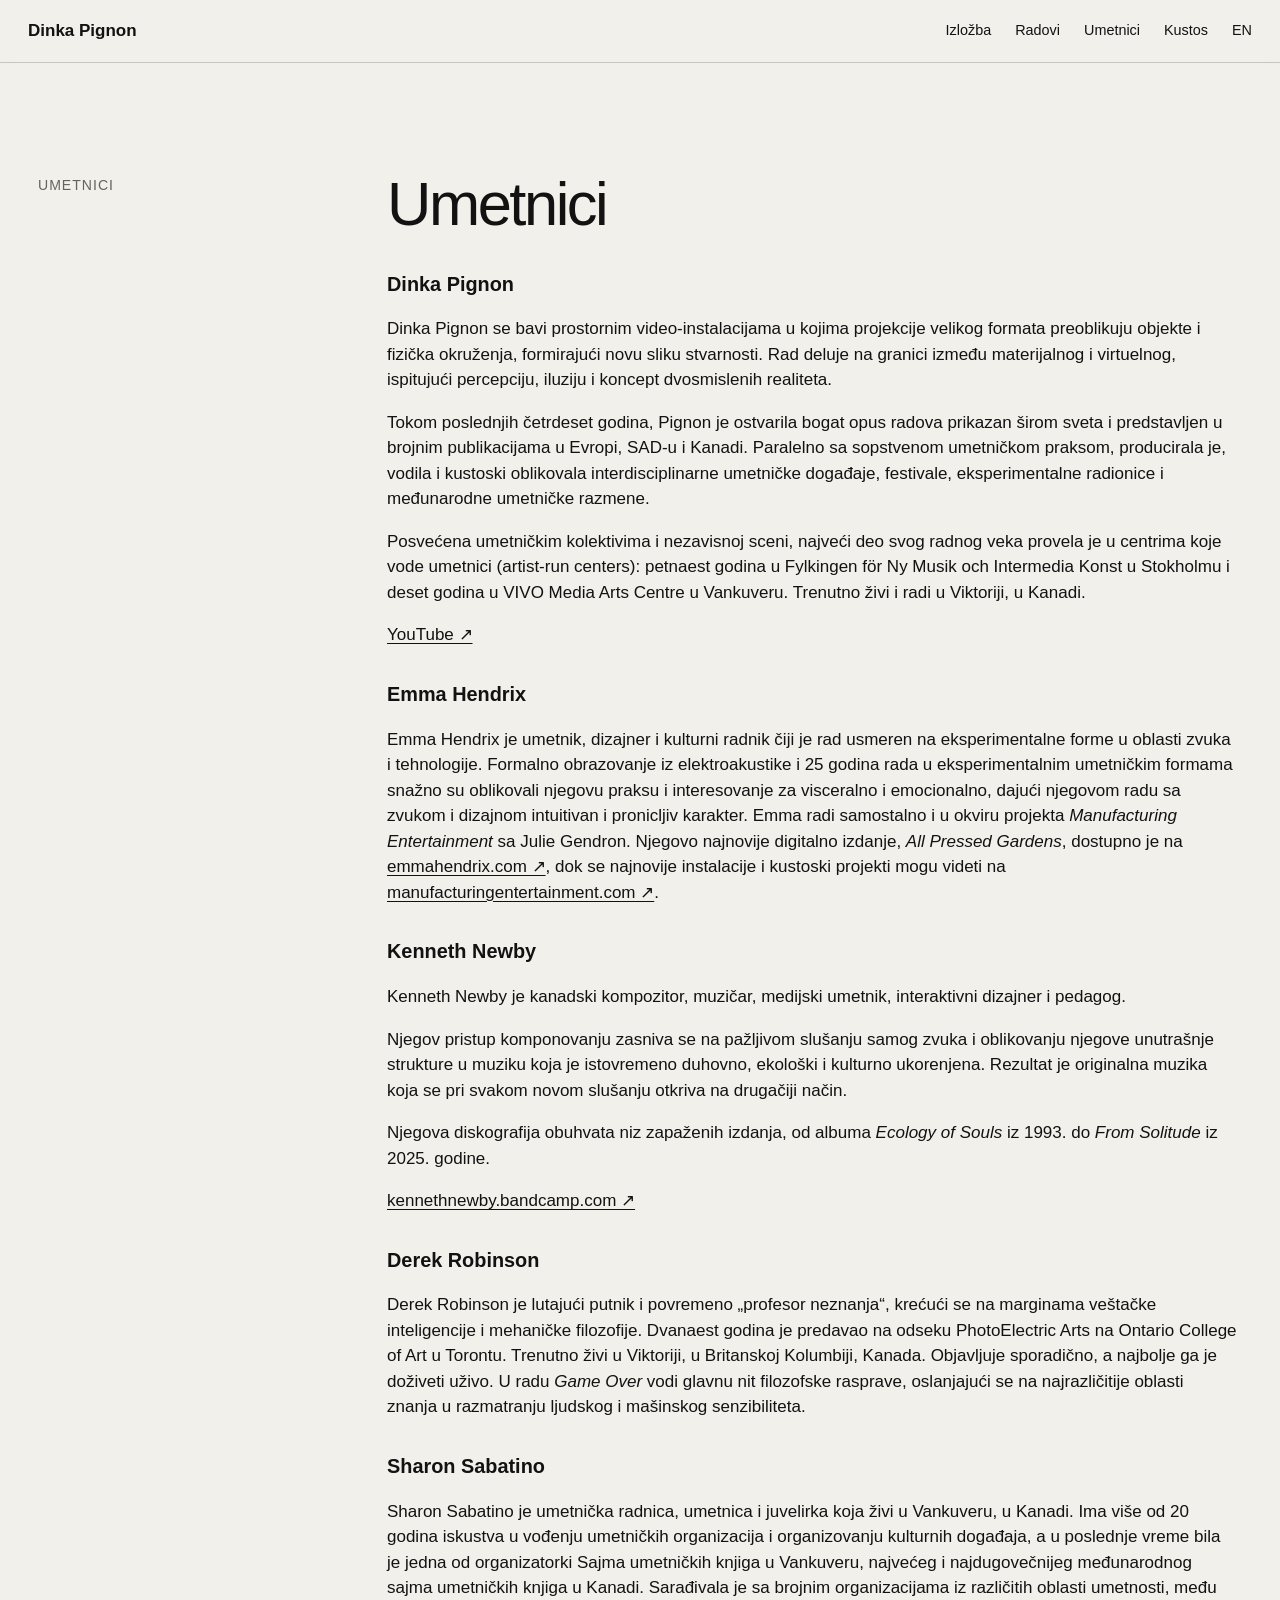
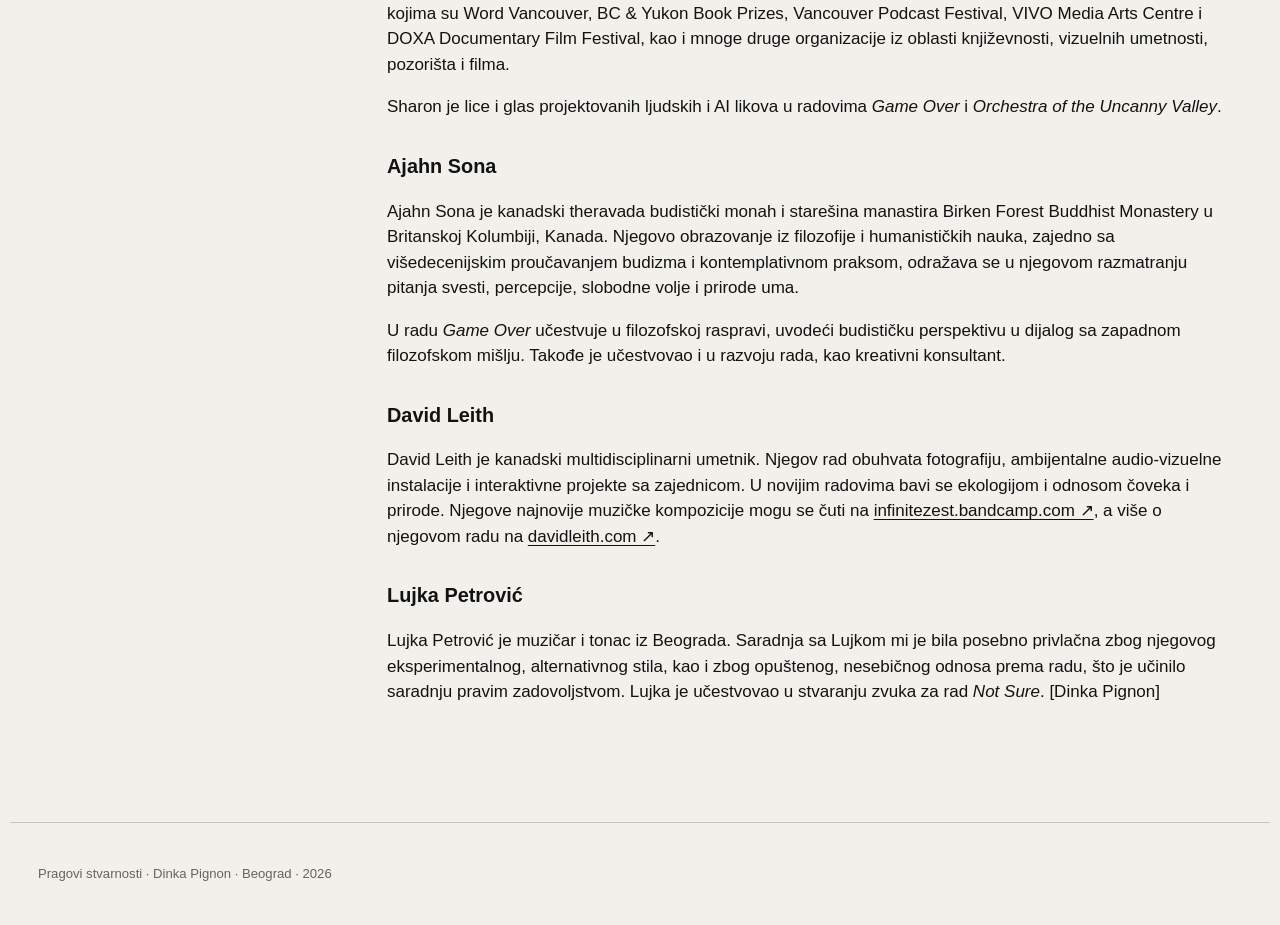
<file: umetnici.html>
<!DOCTYPE html>

<html lang="sr">
<head>
<meta charset="utf-8"/>
<meta content="width=device-width, initial-scale=1" name="viewport"/>
<meta content="Pragovi stvarnosti — retrospektivna izložba Dinke Pignon, 10. septembar–1. oktobar 2026, Kuća legata, Beograd." name="description"/>
<title>Pragovi stvarnosti — Dinka Pignon</title>
<link href="styles.css" rel="stylesheet"/>

<style>
html { scroll-behavior: auto !important; }
#exhibition, #works, #artists, #curator { scroll-margin-top: 72px; }
</style>

</head>
<body id="top">
<header class="site-header">
<a class="name" href="sr.html#top">Dinka Pignon</a>
<nav aria-label="Glavna navigacija">
<a href="sr.html#top">Izložba</a>
<a href="sr.html#works">Radovi</a>
<a href="umetnici.html">Umetnici</a>
<a href="kustos.html">Kustos</a>
<a class="lang-link" href="artists.html" lang="en">EN</a></nav>
</header>
<main>
<section class="section about" id="artists" style="padding-top:7rem;">
<div class="section-label">Umetnici</div>
<div class="section-body">
<h2>Umetnici</h2>
<div class="collaborator">
<h3>Dinka Pignon</h3>




<p>Dinka Pignon se bavi prostornim video-instalacijama u kojima projekcije velikog formata preoblikuju objekte i fizička okruženja, formirajući novu sliku stvarnosti. Rad deluje na granici između materijalnog i virtuelnog, ispitujući percepciju, iluziju i koncept dvosmislenih realiteta.</p><p>Tokom poslednjih četrdeset godina, Pignon je ostvarila bogat opus radova prikazan širom sveta i predstavljen u brojnim publikacijama u Evropi, SAD-u i Kanadi. Paralelno sa sopstvenom umetničkom praksom, producirala je, vodila i kustoski oblikovala interdisciplinarne umetničke događaje, festivale, eksperimentalne radionice i međunarodne umetničke razmene.</p><p>Posvećena umetničkim kolektivima i nezavisnoj sceni, najveći deo svog radnog veka provela je u centrima koje vode umetnici (artist-run centers): petnaest godina u Fylkingen för Ny Musik och Intermedia Konst u Stokholmu i deset godina u VIVO Media Arts Centre u Vankuveru. Trenutno živi i radi u Viktoriji, u Kanadi.</p><p><a href="https://www.youtube.com/user/dinkapignon" rel="noopener" target="_blank">YouTube ↗</a></p></div>
<div class="collaborator">
<h3>Emma Hendrix</h3>

<p>Emma Hendrix je umetnik, dizajner i kulturni radnik čiji je rad usmeren na eksperimentalne forme u oblasti zvuka i tehnologije. Formalno obrazovanje iz elektroakustike i 25 godina rada u eksperimentalnim umetničkim formama snažno su oblikovali njegovu praksu i interesovanje za visceralno i emocionalno, dajući njegovom radu sa zvukom i dizajnom intuitivan i pronicljiv karakter. Emma radi samostalno i u okviru projekta <em>Manufacturing Entertainment</em> sa Julie Gendron. Njegovo najnovije digitalno izdanje, <em>All Pressed Gardens</em>, dostupno je na <a href="http://emmahendrix.com/" rel="noopener" target="_blank">emmahendrix.com ↗</a>, dok se najnovije instalacije i kustoski projekti mogu videti na <a href="http://manufacturingentertainment.com/" rel="noopener" target="_blank">manufacturingentertainment.com ↗</a>.</p></div>
<div class="collaborator">
<h3>Kenneth Newby</h3>




<p>Kenneth Newby je kanadski kompozitor, muzičar, medijski umetnik, interaktivni dizajner i pedagog.</p><p>Njegov pristup komponovanju zasniva se na pažljivom slušanju samog zvuka i oblikovanju njegove unutrašnje strukture u muziku koja je istovremeno duhovno, ekološki i kulturno ukorenjena. Rezultat je originalna muzika koja se pri svakom novom slušanju otkriva na drugačiji način.</p><p>Njegova diskografija obuhvata niz zapaženih izdanja, od albuma <em>Ecology of Souls</em> iz 1993. do <em>From Solitude</em> iz 2025. godine.</p><p><a href="https://kennethnewby.bandcamp.com" rel="noopener" target="_blank">kennethnewby.bandcamp.com ↗</a></p></div>
<div class="collaborator">
<h3>Derek Robinson</h3>

<p>Derek Robinson je lutajući putnik i povremeno „profesor neznanja“, krećući se na marginama veštačke inteligencije i mehaničke filozofije. Dvanaest godina je predavao na odseku PhotoElectric Arts na Ontario College of Art u Torontu. Trenutno živi u Viktoriji, u Britanskoj Kolumbiji, Kanada. Objavljuje sporadično, a najbolje ga je doživeti uživo. U radu <em>Game Over</em> vodi glavnu nit filozofske rasprave, oslanjajući se na najrazličitije oblasti znanja u razmatranju ljudskog i mašinskog senzibiliteta.</p></div>
<div class="collaborator">
<h3>Sharon Sabatino</h3>


<p>Sharon Sabatino je umetnička radnica, umetnica i juvelirka koja živi u Vankuveru, u Kanadi. Ima više od 20 godina iskustva u vođenju umetničkih organizacija i organizovanju kulturnih događaja, a u poslednje vreme bila je jedna od organizatorki Sajma umetničkih knjiga u Vankuveru, najvećeg i najdugovečnijeg međunarodnog sajma umetničkih knjiga u Kanadi. Sarađivala je sa brojnim organizacijama iz različitih oblasti umetnosti, među kojima su Word Vancouver, BC &amp; Yukon Book Prizes, Vancouver Podcast Festival, VIVO Media Arts Centre i DOXA Documentary Film Festival, kao i mnoge druge organizacije iz oblasti književnosti, vizuelnih umetnosti, pozorišta i filma.</p><p>Sharon je lice i glas projektovanih ljudskih i AI likova u radovima <em>Game Over</em> i <em>Orchestra of the Uncanny Valley</em>.</p></div>
<div class="collaborator">
<h3>Ajahn Sona</h3>

<p>Ajahn Sona je kanadski theravada budistički monah i starešina manastira Birken Forest Buddhist Monastery u Britanskoj Kolumbiji, Kanada. Njegovo obrazovanje iz filozofije i humanističkih nauka, zajedno sa višedecenijskim proučavanjem budizma i kontemplativnom praksom, odražava se u njegovom razmatranju pitanja svesti, percepcije, slobodne volje i prirode uma.</p><p>U radu <em>Game Over</em> učestvuje u filozofskoj raspravi, uvodeći budističku perspektivu u dijalog sa zapadnom filozofskom mišlju. Takođe je učestvovao i u razvoju rada, kao kreativni konsultant.</p></div>
<div class="collaborator">
<h3>David Leith</h3>

<p>David Leith je kanadski multidisciplinarni umetnik. Njegov rad obuhvata fotografiju, ambijentalne audio-vizuelne instalacije i interaktivne projekte sa zajednicom. U novijim radovima bavi se ekologijom i odnosom čoveka i prirode. Njegove najnovije muzičke kompozicije mogu se čuti na <a href="https://infinitezest.bandcamp.com/" rel="noopener" target="_blank">infinitezest.bandcamp.com ↗</a>, a više o njegovom radu na <a href="https://davidleith.com" rel="noopener" target="_blank">davidleith.com ↗</a>.</p></div>
<div class="collaborator">
<h3>Lujka Petrović</h3>

<p>Lujka Petrović je muzičar i tonac iz Beograda. Saradnja sa Lujkom mi je bila posebno privlačna zbog njegovog eksperimentalnog, alternativnog stila, kao i zbog opuštenog, nesebičnog odnosa prema radu, što je učinilo saradnju pravim zadovoljstvom. Lujka je učestvovao u stvaranju zvuka za rad <em>Not Sure</em>. [Dinka Pignon]</p></div>
</div>
</section>

</main>
<footer>
<p>Pragovi stvarnosti · Dinka Pignon · Beograd · 2026</p>
</footer>

</body>
</html>
</file>
<file: styles.css>
:root {
  --bg: #f2f0eb;
  --ink: #121212;
  --muted: #66635e;
  --line: #c9c5bd;
  --max: 1260px;
}
* { box-sizing: border-box; }
html { scroll-behavior: smooth; }
body {
  margin: 0;
  background: var(--bg);
  color: var(--ink);
  font-family: 'Helvetica Neue', Helvetica, Arial, sans-serif;
  font-size: 17px;
  line-height: 1.5;
  -webkit-font-smoothing: antialiased;
}
a { color: inherit; text-underline-offset: 0.18em; }
a:hover { opacity: 0.55; }
.site-header {
  position: sticky;
  top: 0;
  z-index: 10;
  display: flex;
  justify-content: space-between;
  align-items: center;
  gap: 2rem;
  padding: 18px 28px;
  border-bottom: 1px solid var(--line);
  background: rgba(242, 240, 235, 0.94);
  backdrop-filter: blur(8px);
}
.site-header a { text-decoration: none; }
.site-header .name { font-weight: 700; }
.site-header nav { display: flex; gap: 1.5rem; font-size: 0.9rem; }
.hero {
  min-height: 88vh;
  display: flex;
  align-items: flex-end;
  border-bottom: 1px solid var(--line);
}
.hero-inner {
  width: 100%;
  max-width: var(--max);
  margin: 0 auto;
  padding: 7vh 28px 6vh;
}
.eyebrow { margin: 0 0 1rem; color: var(--muted); font-size: 0.9rem; text-transform: uppercase; letter-spacing: 0.08em; }
h1 {
  margin: 0;
  font-family: 'Helvetica Neue', Helvetica, Arial, sans-serif;
  font-size: clamp(3.6rem, 9vw, 8.5rem);
  line-height: 0.82;
  font-weight: 400;
  letter-spacing: -0.055em;
}
.artist { margin: 1.4rem 0 4rem; font-size: clamp(1.5rem, 3vw, 2.7rem); }
.event-block {
  display: grid;
  grid-template-columns: repeat(4, minmax(0, 1fr));
  gap: 2rem;
  border-top: 1px solid var(--ink);
  padding-top: 1rem;
  font-size: 0.95rem;
}
.event-block p { margin: 0; }
.section {
  max-width: var(--max);
  margin: 0 auto;
  padding: 100px 28px;
  display: grid;
  grid-template-columns: minmax(150px, 1fr) minmax(0, 3fr);
  gap: 4rem;
  border-bottom: 1px solid var(--line);
}
.section-label { color: var(--muted); font-size: 0.88rem; text-transform: uppercase; letter-spacing: 0.07em; }
.section-body { max-width: 850px; }
.intro-copy { font-family: 'Helvetica Neue', Helvetica, Arial, sans-serif; font-size: clamp(1.15rem, 1.7vw, 1.55rem); line-height: 1.34; }
.intro-copy p:first-child { margin-top: 0; }
.intro-copy p:last-child { margin-bottom: 0; }
h2 { margin: 0; font-family: 'Helvetica Neue', Helvetica, Arial, sans-serif; font-size: clamp(2.25rem, 4.8vw, 4.7rem); line-height: 0.95; font-weight: 400; letter-spacing: -0.04em; }
.works-heading { border-bottom: 1px solid var(--ink); }
.work {
  max-width: var(--max);
  margin: 0 auto;
  padding: 90px 28px 110px;
  display: grid;
  grid-template-columns: minmax(230px, 1fr) minmax(0, 3fr);
  gap: 4rem;
  border-bottom: 1px solid var(--line);
}
.work-meta { position: sticky; top: 92px; align-self: start; font-size: 0.9rem; }
.work-number { color: var(--muted); margin-top: 0; }
.work-meta h3 { margin: 0 0 1rem; font-family: 'Helvetica Neue', Helvetica, Arial, sans-serif; font-size: 2rem; line-height: 1.03; font-weight: 400; }
.work-meta h3 span { color: var(--muted); font-size: 1rem; white-space: nowrap; }
.work-meta p { margin: 0.35rem 0; }
.video-links { margin-top: 1rem !important; }
.work-content img { display: block; width: 100%; height: auto; max-height: 74vh; object-fit: contain; object-position: left center; background: #000; }
.description { max-width: 760px; margin-top: 2rem; }
.description p { margin: 0 0 1.2rem; }
.about .section-body > p { max-width: 760px; }
.about h2 { margin-bottom: 2.3rem; }
.about-links { display: flex; flex-wrap: wrap; gap: 1rem 2rem; margin-top: 2.5rem; padding-top: 1.4rem; border-top: 1px solid var(--ink); }
footer { max-width: var(--max); margin: 0 auto; padding: 28px; color: var(--muted); font-size: 0.82rem; }
@media (max-width: 820px) {
  body { font-size: 16px; }
  .site-header { padding: 14px 18px; }
  .site-header nav { gap: 0.9rem; font-size: 0.8rem; }
  .site-header nav a:nth-child(1) { display: none; }
  .hero-inner { padding-left: 18px; padding-right: 18px; }
  .event-block { grid-template-columns: 1fr 1fr; }
  .section, .work { grid-template-columns: 1fr; gap: 2rem; padding-left: 18px; padding-right: 18px; }
  .section { padding-top: 70px; padding-bottom: 70px; }
  .work { padding-top: 60px; padding-bottom: 80px; }
  .work-meta { position: static; }
  .work-meta h3 { font-size: 1.8rem; }
}
@media (max-width: 520px) {
  .site-header nav a:nth-child(2) { display: none; }
  h1 { font-size: 15vw; }
  .artist { margin-bottom: 2.8rem; }
  .event-block { grid-template-columns: 1fr; gap: 1.2rem; }
  .intro-copy { font-size: 1.15rem; }
}

.collaborator { margin-top: 2rem; }
.collaborator h3 { margin-bottom: 0.75rem; }
</file>
